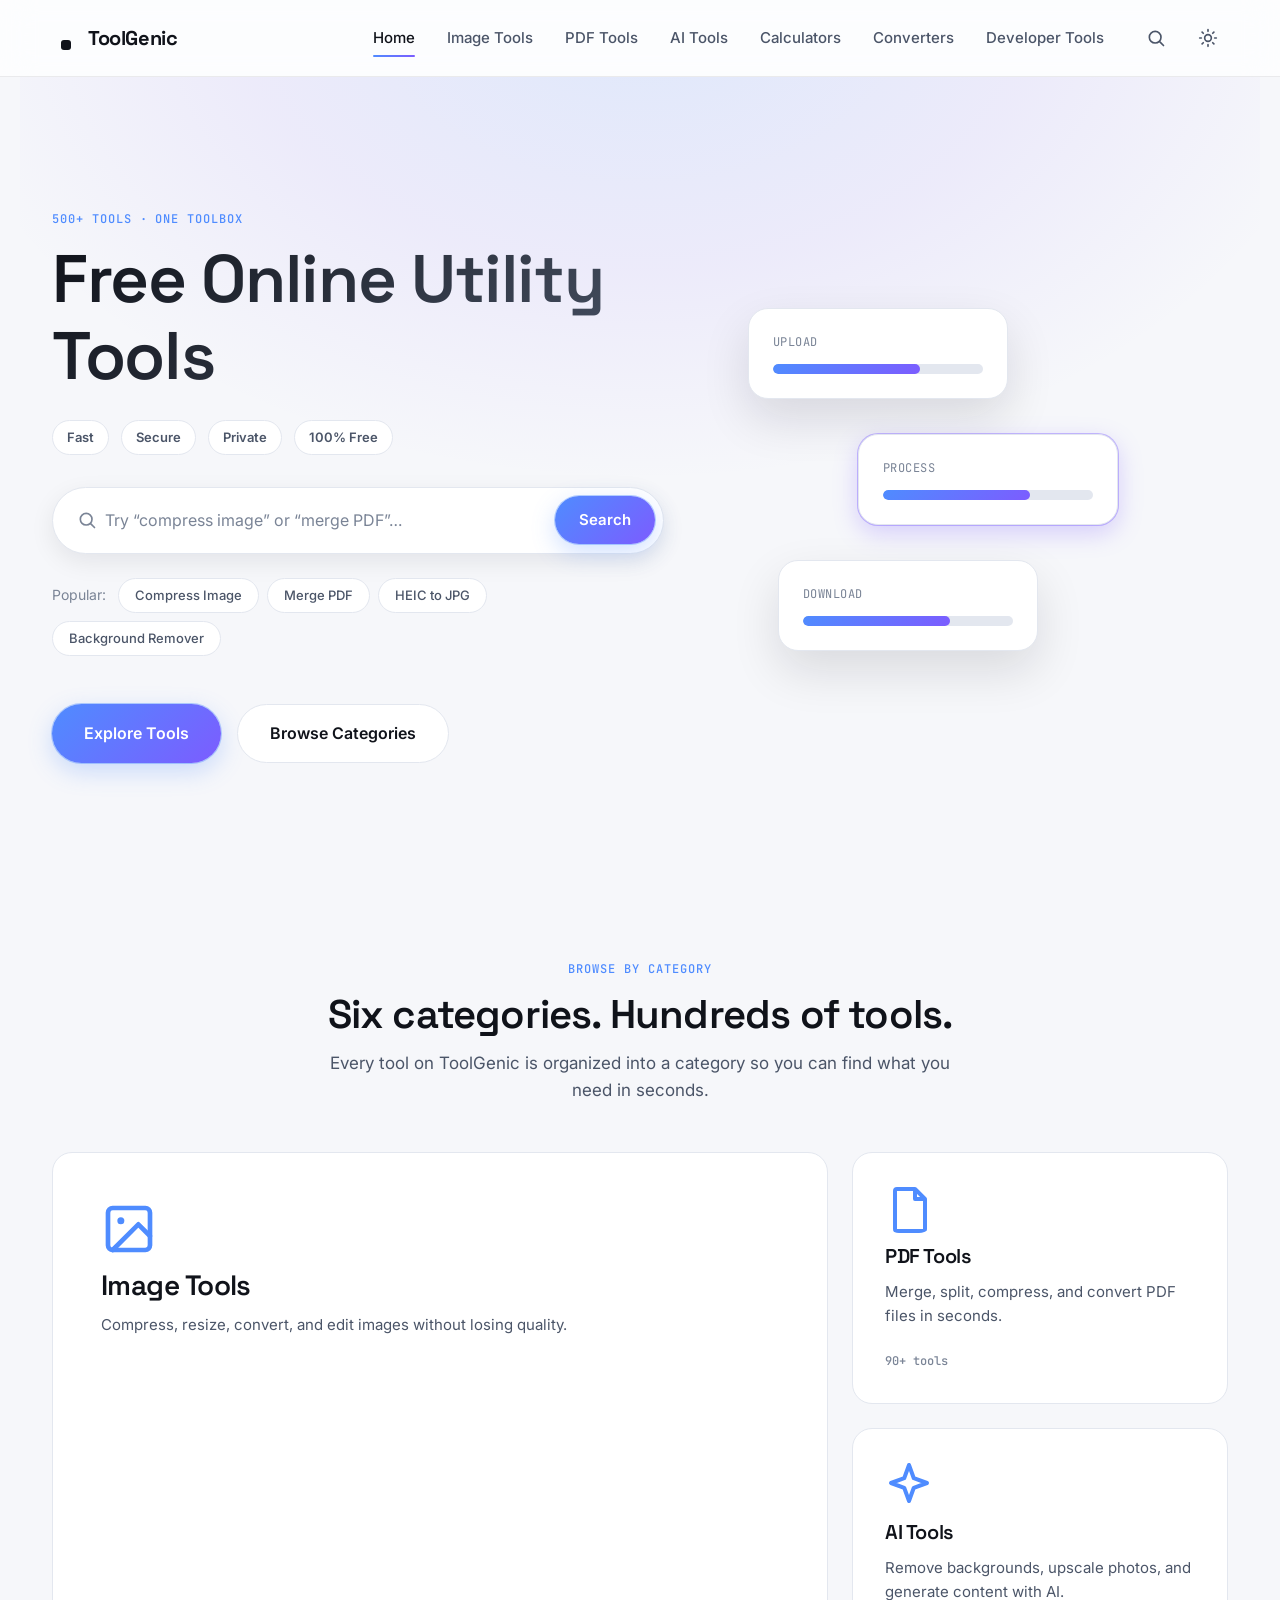
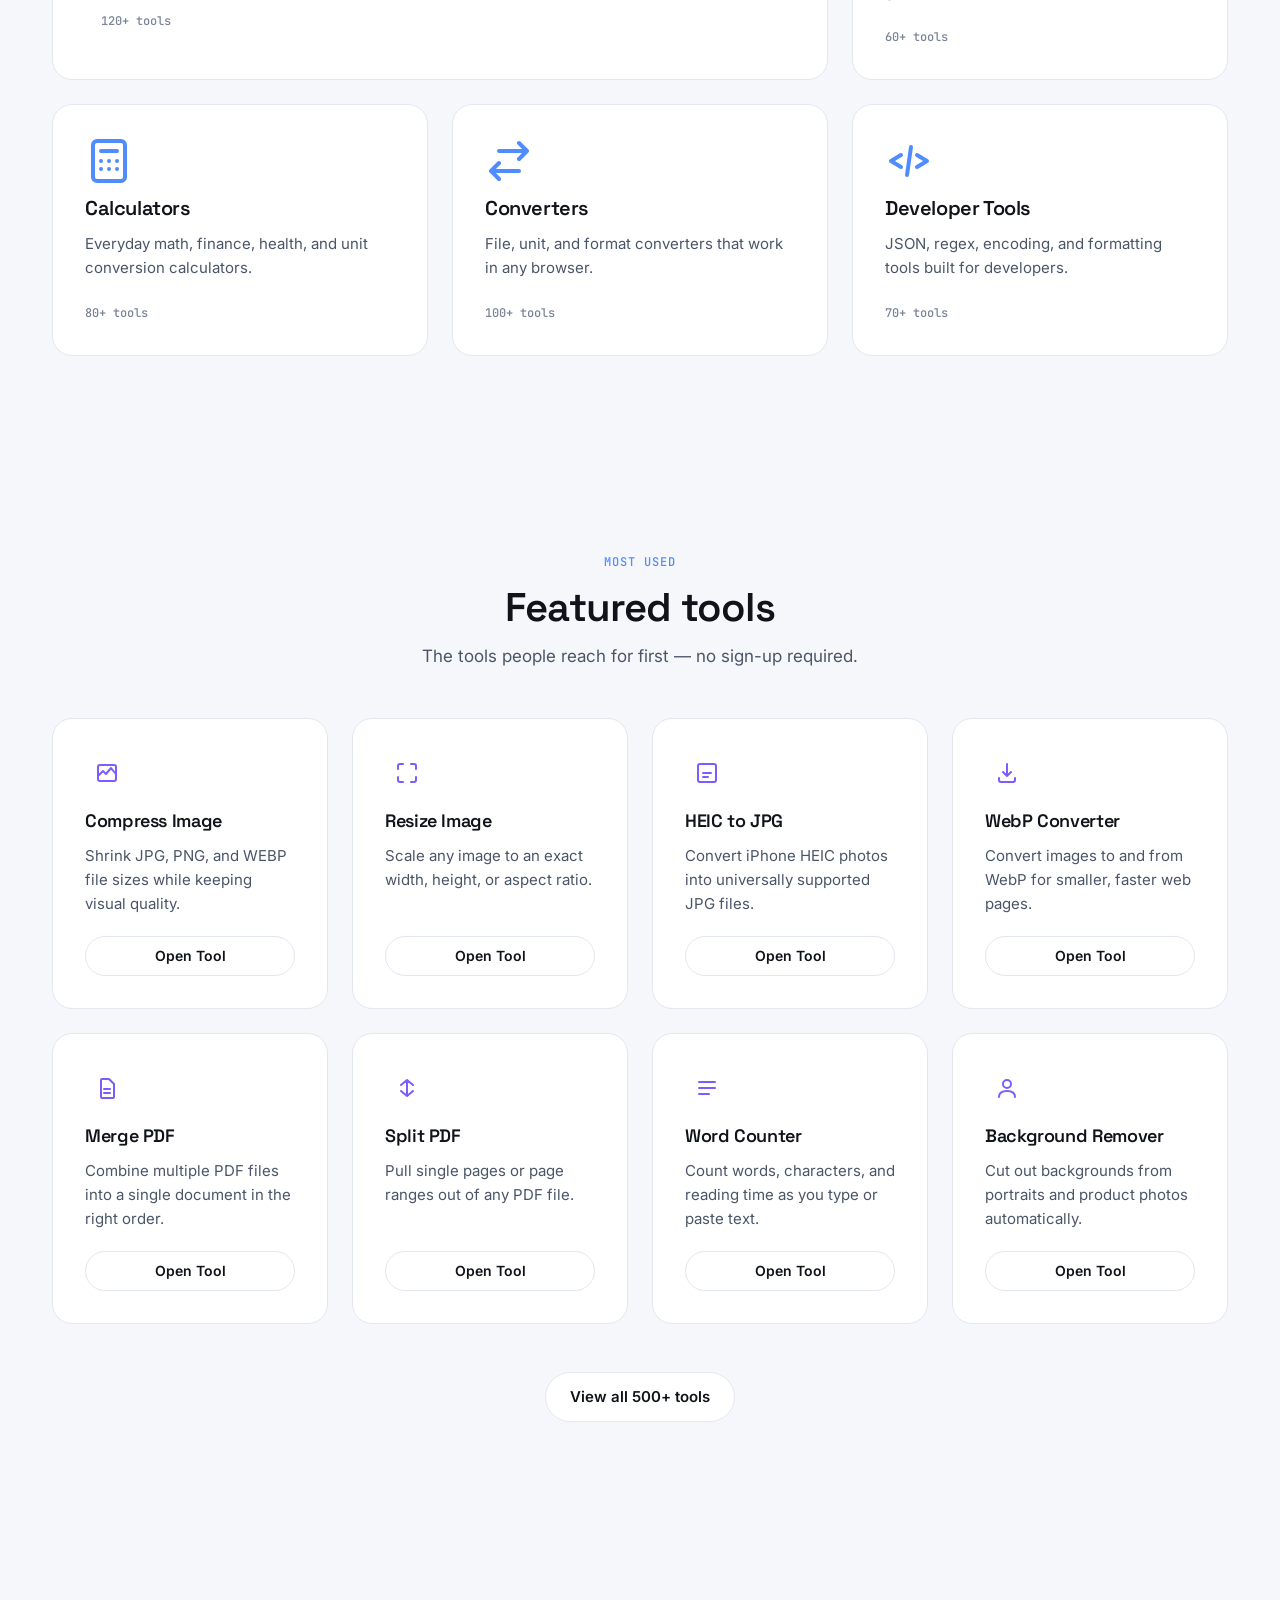
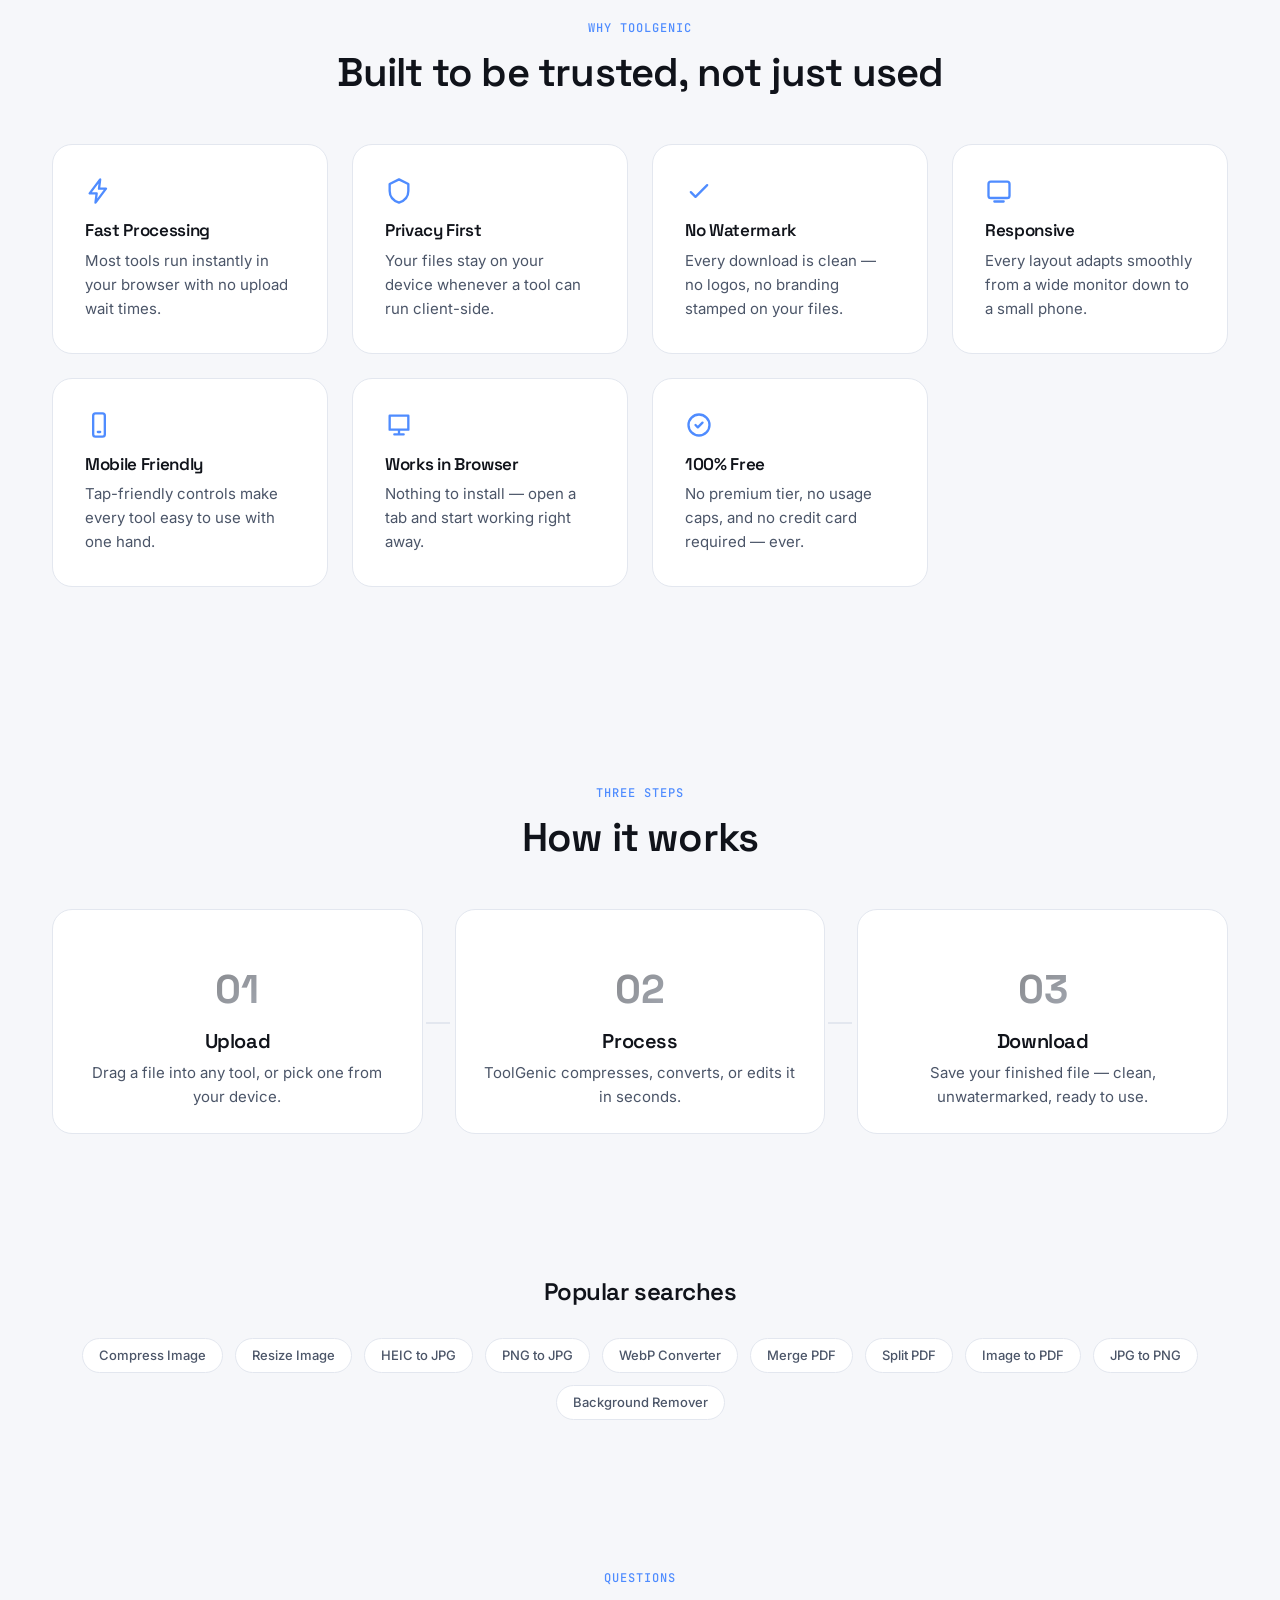
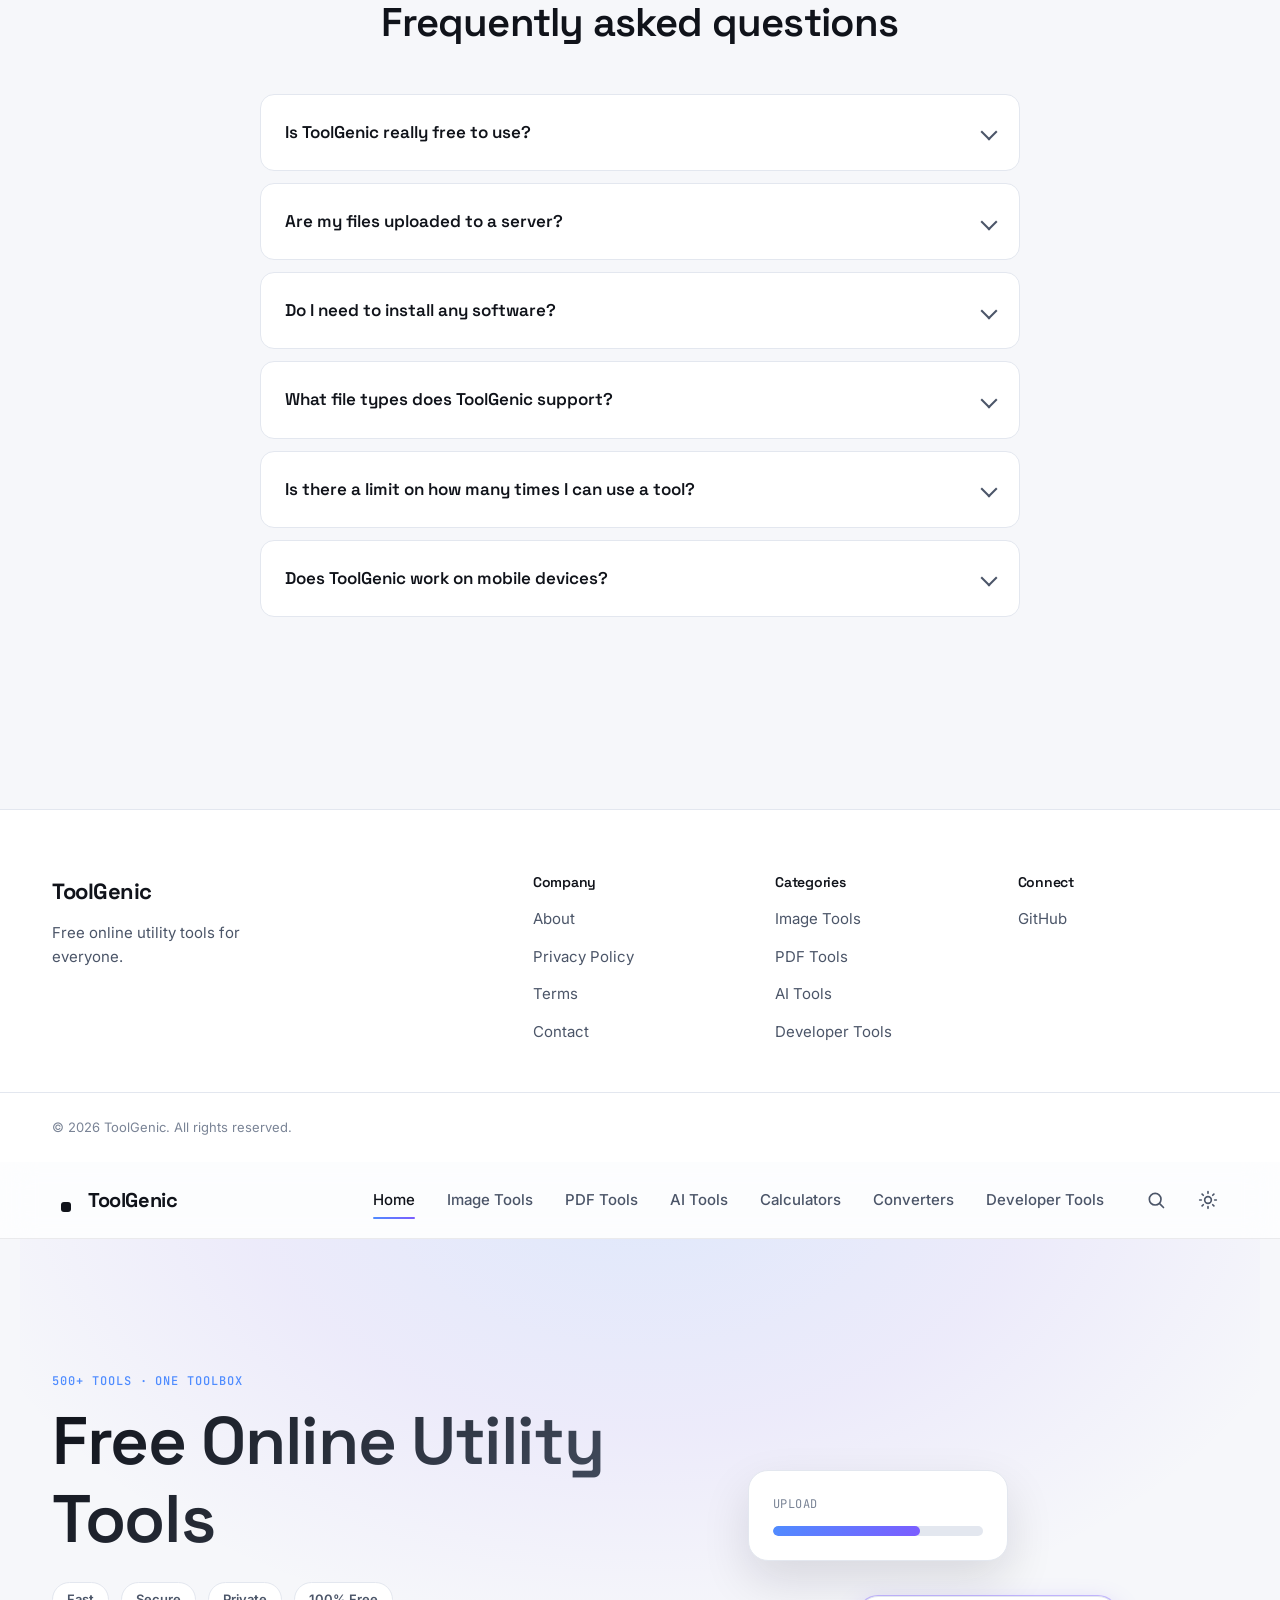
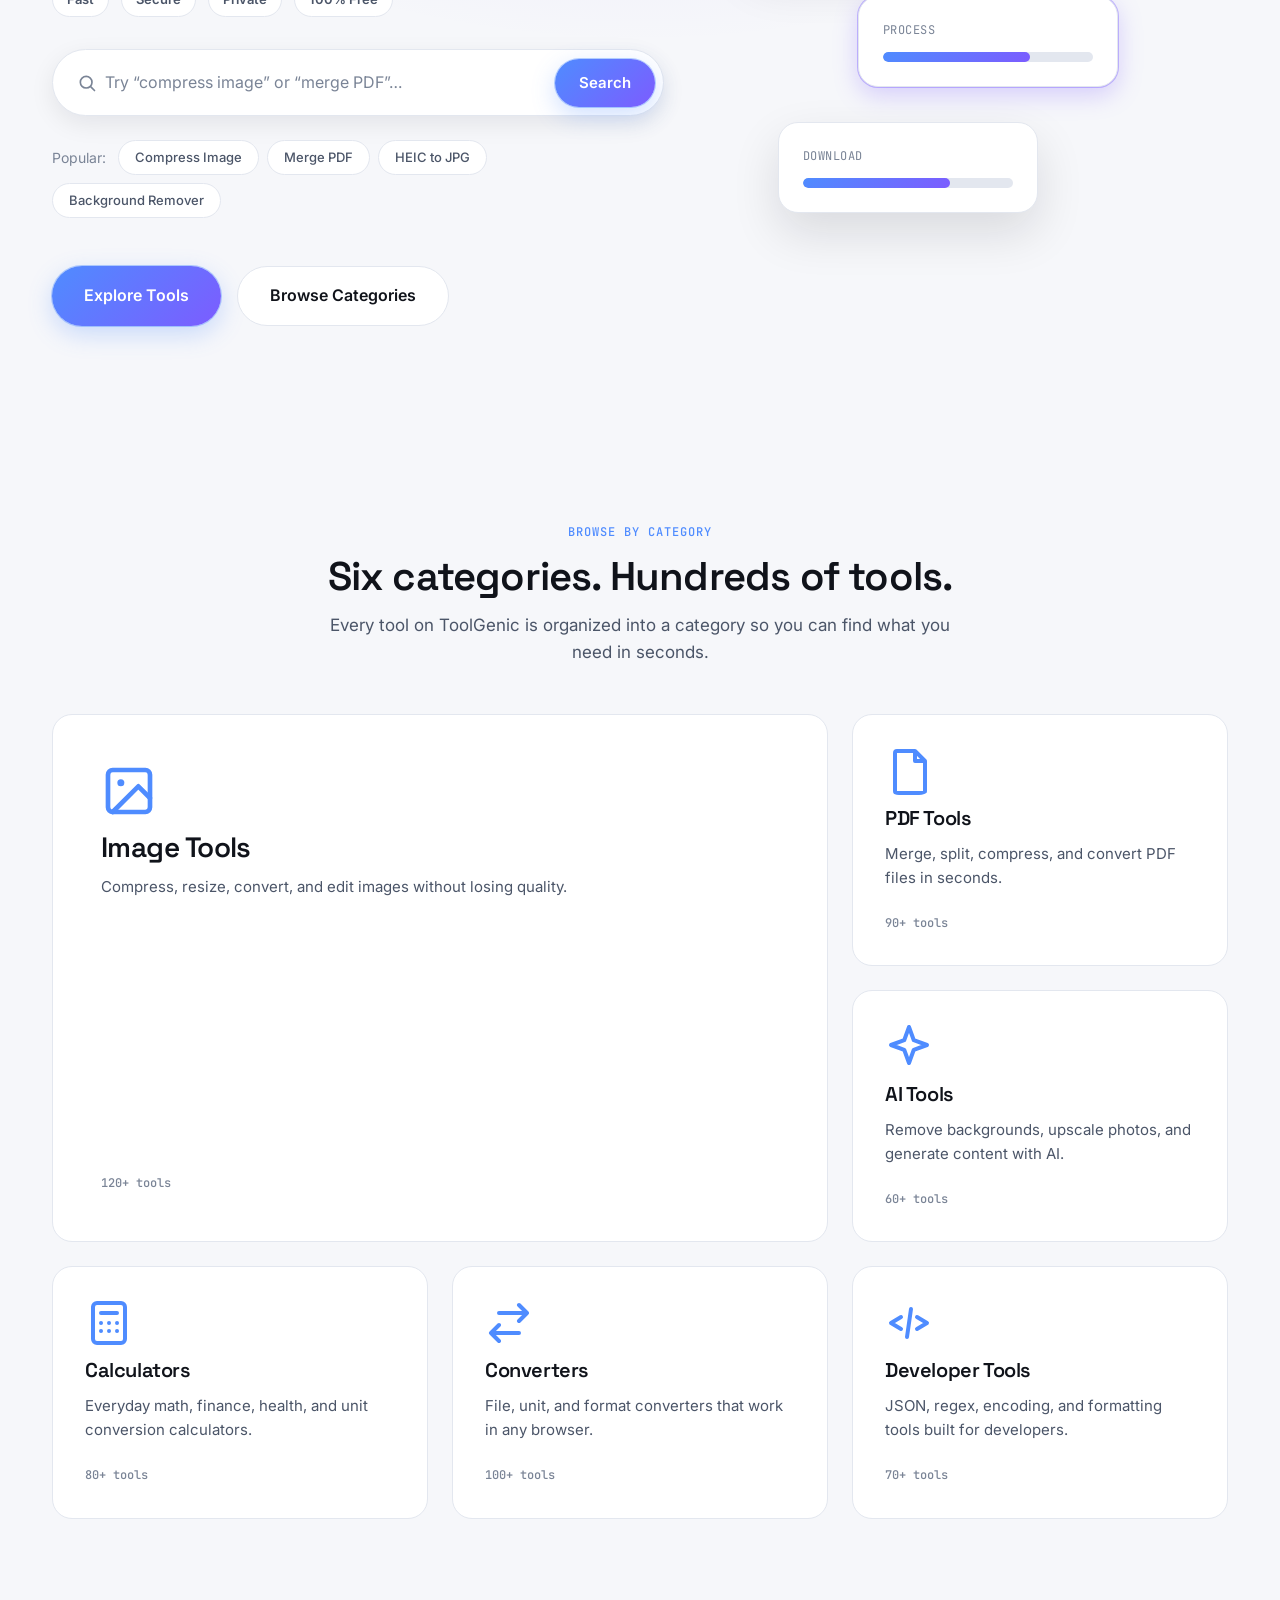
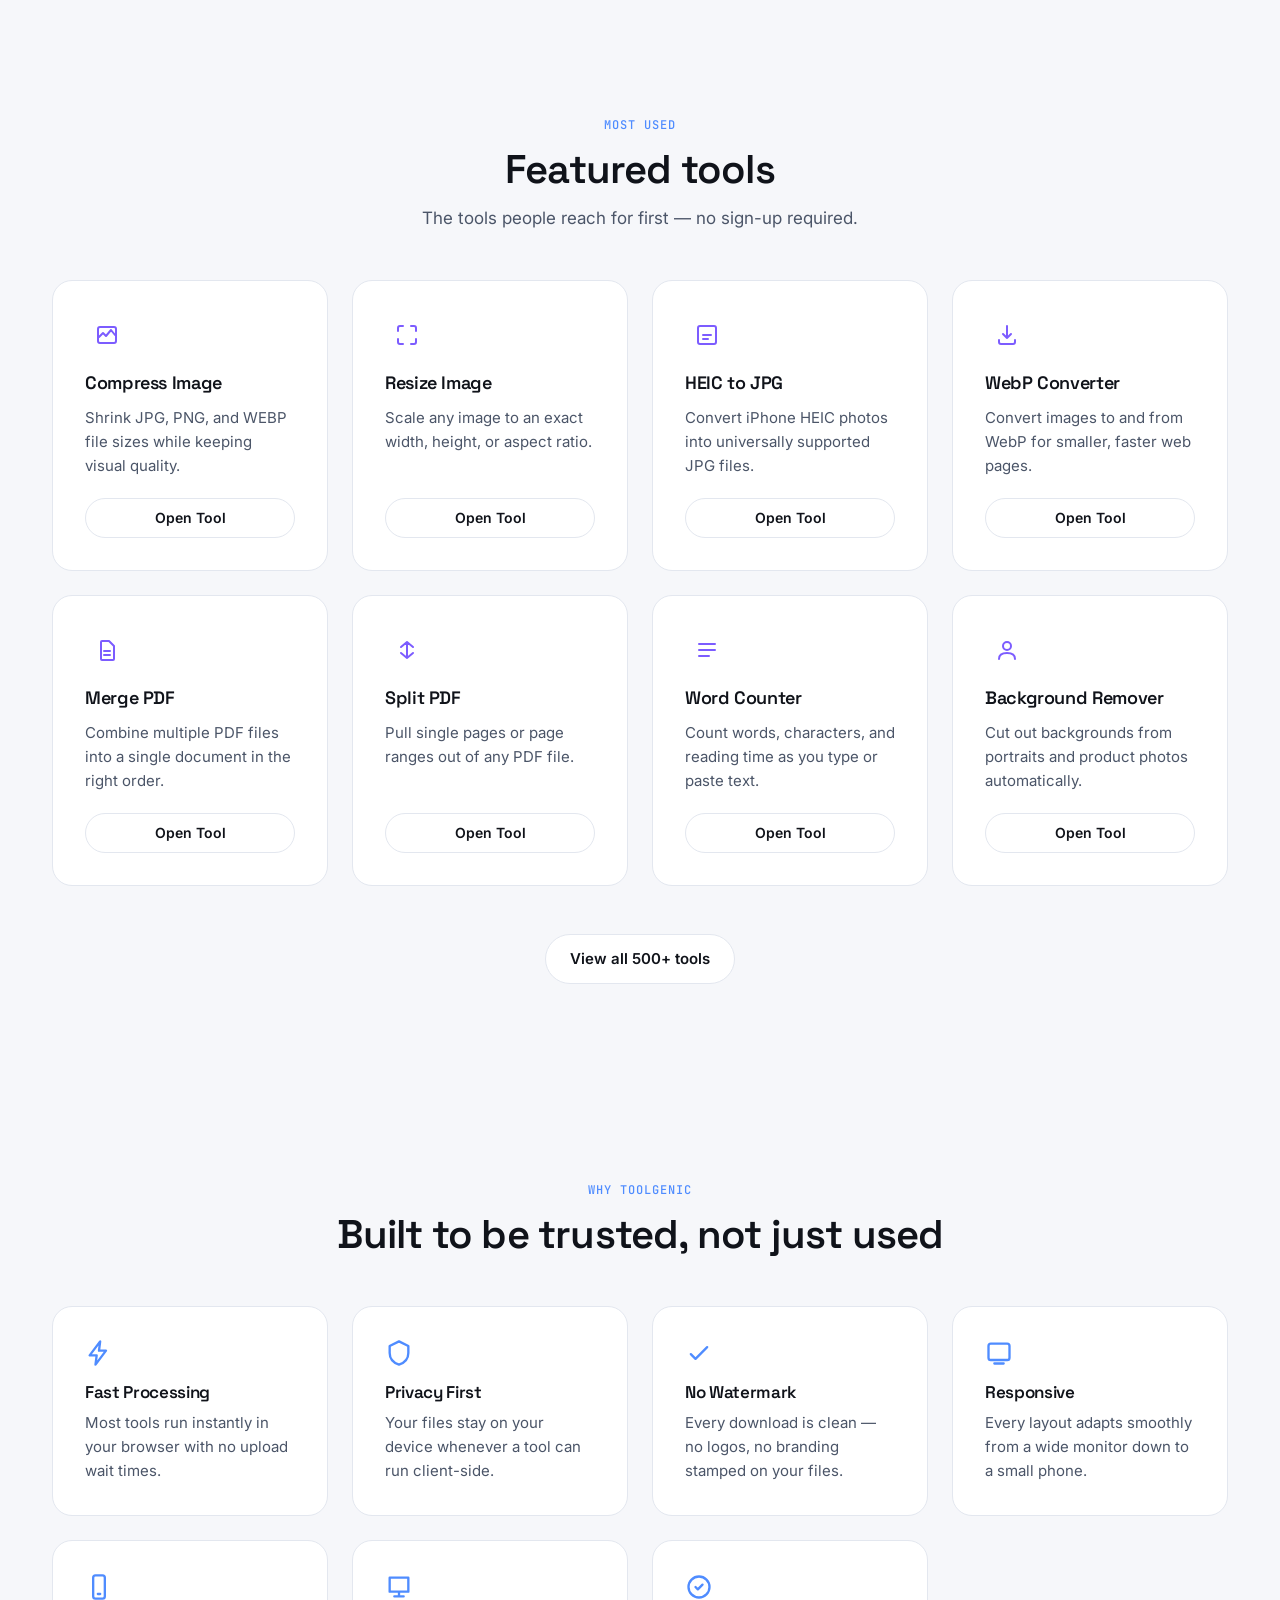
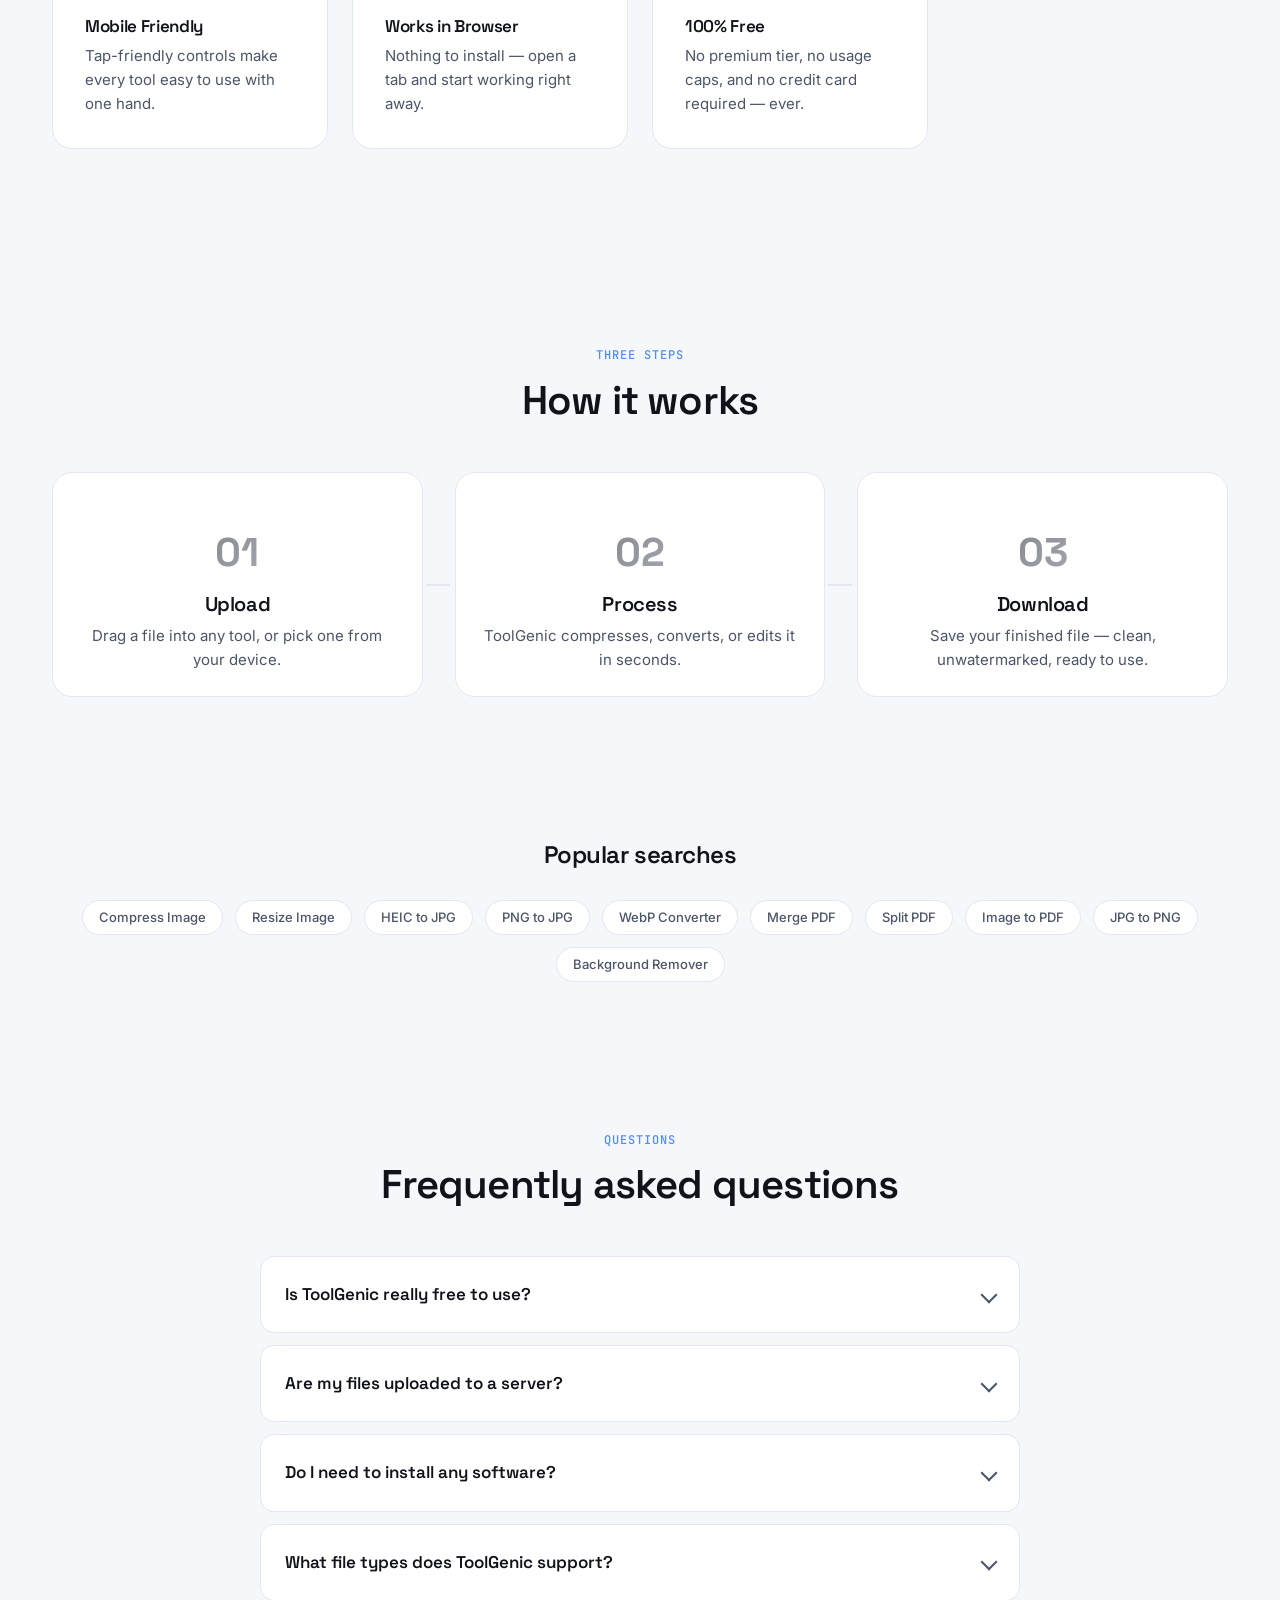
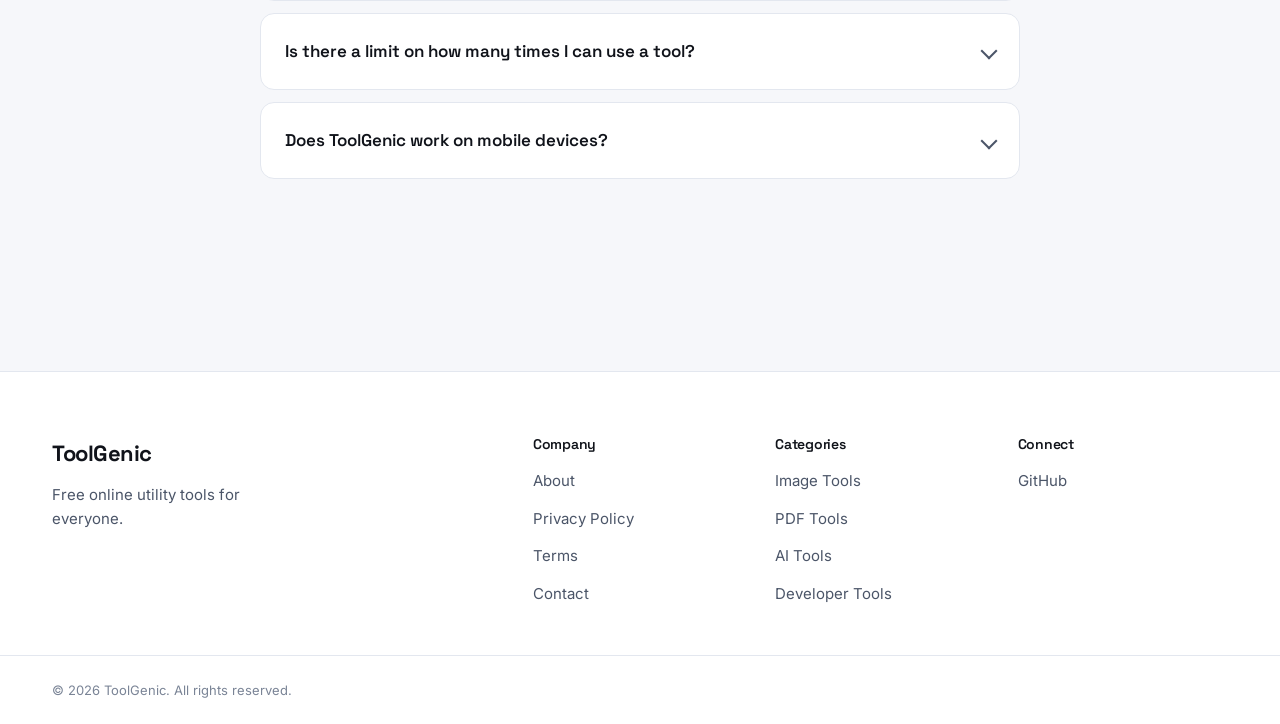
<file: index.html>
<!DOCTYPE html>
<html lang="en" data-theme="dark">
<head>
  <!-- ================= CHARSET & VIEWPORT ================= -->
  <meta charset="UTF-8">
  <meta name="viewport" content="width=device-width, initial-scale=1.0, viewport-fit=cover">

  <!-- ================= PRIMARY SEO ================= -->
  <title>ToolGenic — Free Online Utility Tools for Images, PDFs, AI & More</title>
  <meta name="description" content="ToolGenic is a free online toolbox with 500+ utilities for images, PDFs, AI, calculators, conversions and developers. No installs, no watermarks, 100% private processing in your browser.">
  <link rel="canonical" href="https://toolgenic.com/">
  <meta name="robots" content="index, follow, max-image-preview:large, max-snippet:-1, max-video-preview:-1">
  <meta name="author" content="ToolGenic">
  <meta name="language" content="English">
  <meta name="theme-color" content="#0B0D12" media="(prefers-color-scheme: dark)">
  <meta name="theme-color" content="#F7F7FA" media="(prefers-color-scheme: light)">
  <meta name="color-scheme" content="dark light">

  <!-- ================= OPEN GRAPH ================= -->
  <meta property="og:type" content="website">
  <meta property="og:site_name" content="ToolGenic">
  <meta property="og:title" content="ToolGenic — Free Online Utility Tools for Images, PDFs, AI & More">
  <meta property="og:description" content="500+ free online tools for images, PDFs, AI, calculators, conversions and developers. Fast, private, and works entirely in your browser.">
  <meta property="og:url" content="https://toolgenic.com/">
  <meta property="og:image" content="https://toolgenic.com/assets/og-image.png">
  <meta property="og:image:width" content="1200">
  <meta property="og:image:height" content="630">
  <meta property="og:locale" content="en_US">

  <!-- ================= TWITTER CARD ================= -->
  <meta name="twitter:card" content="summary_large_image">
  <meta name="twitter:title" content="ToolGenic — Free Online Utility Tools">
  <meta name="twitter:description" content="500+ free online tools for images, PDFs, AI, calculators, conversions and developers. Fast, private, no installs.">
  <meta name="twitter:image" content="https://toolgenic.com/assets/og-image.png">

  <!-- ================= APPLE / MOBILE WEB APP ================= -->
  <meta name="apple-mobile-web-app-capable" content="yes">
  <meta name="apple-mobile-web-app-status-bar-style" content="black-translucent">
  <meta name="apple-mobile-web-app-title" content="ToolGenic">
  <meta name="mobile-web-app-capable" content="yes">
  <link rel="apple-touch-icon" sizes="180x180" href="/assets/apple-touch-icon.png">

  <!-- ================= FAVICONS ================= -->
  <link rel="icon" type="image/x-icon" href="/favicon.ico">
  <link rel="icon" type="image/svg+xml" href="/favicon.svg">
  <link rel="icon" type="image/png" sizes="32x32" href="/assets/favicon-32x32.png">
  <link rel="icon" type="image/png" sizes="16x16" href="/assets/favicon-16x16.png">
  <link rel="manifest" href="/site.webmanifest">

  <!-- ================= FONTS ================= -->
  <link rel="preconnect" href="https://fonts.googleapis.com">
  <link rel="preconnect" href="https://fonts.gstatic.com" crossorigin>
  <link href="https://fonts.googleapis.com/css2?family=Space+Grotesk:wght@500;600;700&family=Inter:wght@400;500;600;700&family=JetBrains+Mono:wght@500&display=swap" rel="stylesheet">

  <!-- ================= STYLES ================= -->
  <link rel="stylesheet" href="style.css">

  <!-- ================= STRUCTURED DATA: ORGANIZATION ================= -->
  <script type="application/ld+json">
  {
    "@context": "https://schema.org",
    "@type": "Organization",
    "name": "ToolGenic",
    "url": "https://toolgenic.com/",
    "logo": "https://toolgenic.com/assets/logo.png",
    "sameAs": [
      "https://github.com/toolgenic"
    ]
  }
  </script>

  <!-- ================= STRUCTURED DATA: WEBSITE + SEARCH ================= -->
  <script type="application/ld+json">
  {
    "@context": "https://schema.org",
    "@type": "WebSite",
    "name": "ToolGenic",
    "url": "https://toolgenic.com/",
    "potentialAction": {
      "@type": "SearchAction",
      "target": "https://toolgenic.com/search?q={search_term_string}",
      "query-input": "required name=search_term_string"
    }
  }
  </script>

  <!-- ================= STRUCTURED DATA: WEBPAGE ================= -->
  <script type="application/ld+json">
  {
    "@context": "https://schema.org",
    "@type": "WebPage",
    "name": "ToolGenic — Free Online Utility Tools",
    "url": "https://toolgenic.com/",
    "description": "ToolGenic is a free online toolbox with 500+ utilities for images, PDFs, AI, calculators, conversions and developers.",
    "isPartOf": {
      "@type": "WebSite",
      "url": "https://toolgenic.com/"
    }
  }
  </script>

  <!-- ================= STRUCTURED DATA: FAQ ================= -->
  <script type="application/ld+json">
  {
    "@context": "https://schema.org",
    "@type": "FAQPage",
    "mainEntity": [
      {
        "@type": "Question",
        "name": "Is ToolGenic really free to use?",
        "acceptedAnswer": {
          "@type": "Answer",
          "text": "Yes. Every tool on ToolGenic is free, with no hidden tiers, no sign-up wall, and no watermark added to your files."
        }
      },
      {
        "@type": "Question",
        "name": "Are my files uploaded to a server?",
        "acceptedAnswer": {
          "@type": "Answer",
          "text": "Most tools process your files directly in your browser using client-side technology, so your files never leave your device. Where server processing is required, files are deleted automatically after conversion."
        }
      },
      {
        "@type": "Question",
        "name": "Do I need to install any software?",
        "acceptedAnswer": {
          "@type": "Answer",
          "text": "No installation is required. ToolGenic runs entirely in your web browser on desktop, tablet, and mobile devices."
        }
      },
      {
        "@type": "Question",
        "name": "What file types does ToolGenic support?",
        "acceptedAnswer": {
          "@type": "Answer",
          "text": "ToolGenic supports common image formats like JPG, PNG, WEBP, and HEIC, document formats like PDF and DOCX, and dozens of other formats across our conversion and developer tools."
        }
      },
      {
        "@type": "Question",
        "name": "Is there a limit on how many times I can use a tool?",
        "acceptedAnswer": {
          "@type": "Answer",
          "text": "No. You can use any tool on ToolGenic as many times as you need, without daily limits or paid upgrades."
        }
      },
      {
        "@type": "Question",
        "name": "Does ToolGenic work on mobile devices?",
        "acceptedAnswer": {
          "@type": "Answer",
          "text": "Yes. Every tool is built to be fully responsive, so you can compress images, edit PDFs, and run conversions from your phone or tablet just as easily as from a desktop."
        }
      }
    ]
  }
  </script>
</head>
<body class="tg-body">

  <!-- Skip link for keyboard/screen-reader users -->
  <a class="skip-link" href="#main-content">Skip to main content</a>

  <!-- ================================================================
       HEADER / NAVBAR
  ================================================================= -->
  <header id="site-header" class="tg-header" role="banner">
    <nav class="tg-nav" aria-label="Primary navigation">

      <a href="/" id="logo-link" class="tg-logo" aria-label="ToolGenic home">
        <svg class="tg-logo-mark" width="28" height="28" viewBox="0 0 28 28" fill="none" aria-hidden="true">
          <rect x="2" y="2" width="10" height="10" rx="3" fill="var(--accent-primary)"/>
          <rect x="16" y="2" width="10" height="10" rx="3" fill="var(--accent-secondary)"/>
          <rect x="9" y="16" width="10" height="10" rx="3" fill="var(--text-primary)"/>
        </svg>
        <span class="tg-logo-text">ToolGenic</span>
      </a>

      <button id="mobile-menu-toggle" class="tg-mobile-toggle" type="button" aria-expanded="false" aria-controls="primary-menu" aria-label="Open navigation menu">
        <span class="tg-hamburger" aria-hidden="true"></span>
      </button>

      <ul id="primary-menu" class="tg-menu">
        <li><a href="/" class="tg-menu-link tg-menu-link--active">Home</a></li>
        <li><a href="/image-tools/" class="tg-menu-link">Image Tools</a></li>
        <li><a href="/pdf-tools/" class="tg-menu-link">PDF Tools</a></li>
        <li><a href="/ai-tools/" class="tg-menu-link">AI Tools</a></li>
        <li><a href="/calculator-tools/" class="tg-menu-link">Calculators</a></li>
        <li><a href="/converter-tools/" class="tg-menu-link">Converters</a></li>
        <li><a href="/developer-tools/" class="tg-menu-link">Developer Tools</a></li>
      </ul>

      <div class="tg-nav-actions">
        <button id="nav-search-btn" class="tg-icon-btn" type="button" aria-label="Search tools" aria-haspopup="true" aria-expanded="false" aria-controls="nav-search-panel">
          <svg width="20" height="20" viewBox="0 0 24 24" fill="none" aria-hidden="true">
            <circle cx="11" cy="11" r="7" stroke="currentColor" stroke-width="2"/>
            <line x1="21" y1="21" x2="16.65" y2="16.65" stroke="currentColor" stroke-width="2" stroke-linecap="round"/>
          </svg>
        </button>

        <div id="nav-search-panel" class="tg-search-panel" role="search" hidden>
          <label for="nav-search-input" class="sr-only">Search tools</label>
          <input type="search" id="nav-search-input" class="tg-search-input" placeholder="Search 500+ tools…" autocomplete="off">
        </div>

        <button id="theme-toggle" class="tg-icon-btn" type="button" aria-pressed="false" aria-label="Switch to light mode">
          <svg class="tg-icon-moon" width="20" height="20" viewBox="0 0 24 24" fill="none" aria-hidden="true">
            <path d="M21 12.79A9 9 0 1 1 11.21 3 7 7 0 0 0 21 12.79Z" stroke="currentColor" stroke-width="2" stroke-linejoin="round"/>
          </svg>
          <svg class="tg-icon-sun" width="20" height="20" viewBox="0 0 24 24" fill="none" aria-hidden="true">
            <circle cx="12" cy="12" r="4" stroke="currentColor" stroke-width="2"/>
            <path d="M12 2v2M12 20v2M4.93 4.93l1.41 1.41M17.66 17.66l1.41 1.41M2 12h2M20 12h2M4.93 19.07l1.41-1.41M17.66 6.34l1.41-1.41" stroke="currentColor" stroke-width="2" stroke-linecap="round"/>
          </svg>
        </button>

        <a href="/" id="explore-tools-btn" class="tg-btn tg-btn--primary tg-btn--nav">Explore Tools</a>
      </div>
    </nav>
  </header>

  <main id="main-content">

    <!-- ================================================================
         HERO
    ================================================================= -->
    <section id="hero" class="tg-hero" aria-labelledby="hero-heading">
      <div class="tg-hero-inner">
        <p class="tg-eyebrow">500+ tools · one toolbox</p>
        <h1 id="hero-heading" class="tg-hero-title">Free Online Utility Tools</h1>
        <p class="tg-hero-subtitle">
          <span class="tg-hero-tag">Fast</span>
          <span class="tg-hero-tag">Secure</span>
          <span class="tg-hero-tag">Private</span>
          <span class="tg-hero-tag">100% Free</span>
        </p>

        <form id="hero-search-form" class="tg-hero-search" role="search" action="/search" method="get">
          <label for="hero-search-input" class="sr-only">Search for a tool</label>
          <svg class="tg-hero-search-icon" width="20" height="20" viewBox="0 0 24 24" fill="none" aria-hidden="true">
            <circle cx="11" cy="11" r="7" stroke="currentColor" stroke-width="2"/>
            <line x1="21" y1="21" x2="16.65" y2="16.65" stroke="currentColor" stroke-width="2" stroke-linecap="round"/>
          </svg>
          <input type="search" id="hero-search-input" name="q" class="tg-hero-search-input" placeholder="Try “compress image” or “merge PDF”…" autocomplete="off">
          <button type="submit" id="hero-search-submit" class="tg-btn tg-btn--primary">Search</button>
        </form>

        <div class="tg-hero-popular" aria-label="Popular searches">
          <span class="tg-hero-popular-label">Popular:</span>
          <a href="/image-tools/compress-image/" class="tg-chip">Compress Image</a>
          <a href="/pdf-tools/merge-pdf/" class="tg-chip">Merge PDF</a>
          <a href="/image-tools/heic-to-jpg/" class="tg-chip">HEIC to JPG</a>
          <a href="/image-tools/background-remover/" class="tg-chip">Background Remover</a>
        </div>

        <div class="tg-hero-ctas">
          <a href="/" id="hero-explore-btn" class="tg-btn tg-btn--primary tg-btn--lg">Explore Tools</a>
          <a href="#categories" id="hero-browse-btn" class="tg-btn tg-btn--secondary tg-btn--lg">Browse Categories</a>
        </div>
      </div>

      <!-- Signature visual: layered "pipeline" cards representing Upload → Process → Download -->
      <div class="tg-hero-visual" aria-hidden="true">
        <div class="tg-pipeline-card tg-pipeline-card--1">
          <span class="tg-pipeline-label">Upload</span>
          <div class="tg-pipeline-bar"></div>
        </div>
        <div class="tg-pipeline-card tg-pipeline-card--2">
          <span class="tg-pipeline-label">Process</span>
          <div class="tg-pipeline-bar"></div>
        </div>
        <div class="tg-pipeline-card tg-pipeline-card--3">
          <span class="tg-pipeline-label">Download</span>
          <div class="tg-pipeline-bar"></div>
        </div>
      </div>
    </section>

    <!-- ================================================================
         CATEGORIES
    ================================================================= -->
    <section id="categories" class="tg-section tg-categories" aria-labelledby="categories-heading">
      <div class="tg-section-header">
        <p class="tg-eyebrow">Browse by category</p>
        <h2 id="categories-heading" class="tg-section-title">Six categories. Hundreds of tools.</h2>
        <p class="tg-section-subtitle">Every tool on ToolGenic is organized into a category so you can find what you need in seconds.</p>
      </div>

      <div class="tg-category-grid">
        <a href="/image-tools/" class="category-card category-card--large">
          <svg class="category-card-icon" width="32" height="32" viewBox="0 0 24 24" fill="none" aria-hidden="true">
            <rect x="3" y="3" width="18" height="18" rx="2" stroke="currentColor" stroke-width="2"/>
            <circle cx="8.5" cy="8.5" r="1.5" fill="currentColor"/>
            <path d="M21 15l-5-5L5 21" stroke="currentColor" stroke-width="2" stroke-linecap="round" stroke-linejoin="round"/>
          </svg>
          <h3 class="category-card-title">Image Tools</h3>
          <p class="category-card-desc">Compress, resize, convert, and edit images without losing quality.</p>
          <span class="category-card-count">120+ tools</span>
        </a>

        <a href="/pdf-tools/" class="category-card">
          <svg class="category-card-icon" width="32" height="32" viewBox="0 0 24 24" fill="none" aria-hidden="true">
            <path d="M6 2h9l5 5v15a1 1 0 0 1-1 1H6a1 1 0 0 1-1-1V3a1 1 0 0 1 1-1Z" stroke="currentColor" stroke-width="2" stroke-linejoin="round"/>
            <path d="M15 2v5h5" stroke="currentColor" stroke-width="2" stroke-linejoin="round"/>
          </svg>
          <h3 class="category-card-title">PDF Tools</h3>
          <p class="category-card-desc">Merge, split, compress, and convert PDF files in seconds.</p>
          <span class="category-card-count">90+ tools</span>
        </a>

        <a href="/ai-tools/" class="category-card">
          <svg class="category-card-icon" width="32" height="32" viewBox="0 0 24 24" fill="none" aria-hidden="true">
            <path d="M12 2l2.4 6.6L21 11l-6.6 2.4L12 20l-2.4-6.6L3 11l6.6-2.4L12 2Z" stroke="currentColor" stroke-width="2" stroke-linejoin="round"/>
          </svg>
          <h3 class="category-card-title">AI Tools</h3>
          <p class="category-card-desc">Remove backgrounds, upscale photos, and generate content with AI.</p>
          <span class="category-card-count">60+ tools</span>
        </a>

        <a href="/calculator-tools/" class="category-card">
          <svg class="category-card-icon" width="32" height="32" viewBox="0 0 24 24" fill="none" aria-hidden="true">
            <rect x="4" y="2" width="16" height="20" rx="2" stroke="currentColor" stroke-width="2"/>
            <path d="M8 7h8M8 12h.01M12 12h.01M16 12h.01M8 16h.01M12 16h.01M16 16h.01" stroke="currentColor" stroke-width="2" stroke-linecap="round"/>
          </svg>
          <h3 class="category-card-title">Calculators</h3>
          <p class="category-card-desc">Everyday math, finance, health, and unit conversion calculators.</p>
          <span class="category-card-count">80+ tools</span>
        </a>

        <a href="/converter-tools/" class="category-card">
          <svg class="category-card-icon" width="32" height="32" viewBox="0 0 24 24" fill="none" aria-hidden="true">
            <path d="M17 3l4 4-4 4M21 7H7M7 21l-4-4 4-4M3 17h14" stroke="currentColor" stroke-width="2" stroke-linecap="round" stroke-linejoin="round"/>
          </svg>
          <h3 class="category-card-title">Converters</h3>
          <p class="category-card-desc">File, unit, and format converters that work in any browser.</p>
          <span class="category-card-count">100+ tools</span>
        </a>

        <a href="/developer-tools/" class="category-card">
          <svg class="category-card-icon" width="32" height="32" viewBox="0 0 24 24" fill="none" aria-hidden="true">
            <path d="M8 9l-5 3 5 3M16 9l5 3-5 3M13 5l-2 14" stroke="currentColor" stroke-width="2" stroke-linecap="round" stroke-linejoin="round"/>
          </svg>
          <h3 class="category-card-title">Developer Tools</h3>
          <p class="category-card-desc">JSON, regex, encoding, and formatting tools built for developers.</p>
          <span class="category-card-count">70+ tools</span>
        </a>
      </div>
    </section>

    <!-- ================================================================
         FEATURED TOOLS
    ================================================================= -->
    <section id="featured-tools" class="tg-section tg-featured" aria-labelledby="featured-tools-heading">
      <div class="tg-section-header">
        <p class="tg-eyebrow">Most used</p>
        <h2 id="featured-tools-heading" class="tg-section-title">Featured tools</h2>
        <p class="tg-section-subtitle">The tools people reach for first — no sign-up required.</p>
      </div>

      <div class="tg-tool-grid">

        <article class="tool-card">
          <div class="tool-card-icon" aria-hidden="true">
            <svg width="24" height="24" viewBox="0 0 24 24" fill="none"><path d="M4 14l4-4 3 3 5-6 4 5" stroke="currentColor" stroke-width="2" stroke-linecap="round" stroke-linejoin="round"/><rect x="3" y="4" width="18" height="16" rx="2" stroke="currentColor" stroke-width="2"/></svg>
          </div>
          <h3 class="tool-card-title">Compress Image</h3>
          <p class="tool-card-desc">Shrink JPG, PNG, and WEBP file sizes while keeping visual quality.</p>
          <a href="/image-tools/compress-image/" id="open-tool-compress-image" class="tg-btn tg-btn--secondary tg-btn--sm">Open Tool</a>
        </article>

        <article class="tool-card">
          <div class="tool-card-icon" aria-hidden="true">
            <svg width="24" height="24" viewBox="0 0 24 24" fill="none"><path d="M8 3H5a2 2 0 0 0-2 2v3M16 3h3a2 2 0 0 1 2 2v3M8 21H5a2 2 0 0 1-2-2v-3M16 21h3a2 2 0 0 0 2-2v-3" stroke="currentColor" stroke-width="2" stroke-linecap="round"/></svg>
          </div>
          <h3 class="tool-card-title">Resize Image</h3>
          <p class="tool-card-desc">Scale any image to an exact width, height, or aspect ratio.</p>
          <a href="/image-tools/resize-image/" id="open-tool-resize-image" class="tg-btn tg-btn--secondary tg-btn--sm">Open Tool</a>
        </article>

        <article class="tool-card">
          <div class="tool-card-icon" aria-hidden="true">
            <svg width="24" height="24" viewBox="0 0 24 24" fill="none"><rect x="3" y="3" width="18" height="18" rx="2" stroke="currentColor" stroke-width="2"/><path d="M8 12h8M8 16h5" stroke="currentColor" stroke-width="2" stroke-linecap="round"/></svg>
          </div>
          <h3 class="tool-card-title">HEIC to JPG</h3>
          <p class="tool-card-desc">Convert iPhone HEIC photos into universally supported JPG files.</p>
          <a href="/image-tools/heic-to-jpg/" id="open-tool-heic-to-jpg" class="tg-btn tg-btn--secondary tg-btn--sm">Open Tool</a>
        </article>

        <article class="tool-card">
          <div class="tool-card-icon" aria-hidden="true">
            <svg width="24" height="24" viewBox="0 0 24 24" fill="none"><path d="M12 3v12m0 0l-4-4m4 4l4-4M4 17v2a2 2 0 0 0 2 2h12a2 2 0 0 0 2-2v-2" stroke="currentColor" stroke-width="2" stroke-linecap="round" stroke-linejoin="round"/></svg>
          </div>
          <h3 class="tool-card-title">WebP Converter</h3>
          <p class="tool-card-desc">Convert images to and from WebP for smaller, faster web pages.</p>
          <a href="/image-tools/webp-converter/" id="open-tool-webp-converter" class="tg-btn tg-btn--secondary tg-btn--sm">Open Tool</a>
        </article>

        <article class="tool-card">
          <div class="tool-card-icon" aria-hidden="true">
            <svg width="24" height="24" viewBox="0 0 24 24" fill="none"><path d="M7 3h7l5 5v13a1 1 0 0 1-1 1H7a1 1 0 0 1-1-1V4a1 1 0 0 1 1-1Z" stroke="currentColor" stroke-width="2" stroke-linejoin="round"/><path d="M9 13h6M9 17h6" stroke="currentColor" stroke-width="2" stroke-linecap="round"/></svg>
          </div>
          <h3 class="tool-card-title">Merge PDF</h3>
          <p class="tool-card-desc">Combine multiple PDF files into a single document in the right order.</p>
          <a href="/pdf-tools/merge-pdf/" id="open-tool-merge-pdf" class="tg-btn tg-btn--secondary tg-btn--sm">Open Tool</a>
        </article>

        <article class="tool-card">
          <div class="tool-card-icon" aria-hidden="true">
            <svg width="24" height="24" viewBox="0 0 24 24" fill="none"><path d="M12 4v16M6 9l6-5 6 5M6 15l6 5 6-5" stroke="currentColor" stroke-width="2" stroke-linecap="round" stroke-linejoin="round"/></svg>
          </div>
          <h3 class="tool-card-title">Split PDF</h3>
          <p class="tool-card-desc">Pull single pages or page ranges out of any PDF file.</p>
          <a href="/pdf-tools/split-pdf/" id="open-tool-split-pdf" class="tg-btn tg-btn--secondary tg-btn--sm">Open Tool</a>
        </article>

        <article class="tool-card">
          <div class="tool-card-icon" aria-hidden="true">
            <svg width="24" height="24" viewBox="0 0 24 24" fill="none"><path d="M4 6h16M4 12h16M4 18h10" stroke="currentColor" stroke-width="2" stroke-linecap="round"/></svg>
          </div>
          <h3 class="tool-card-title">Word Counter</h3>
          <p class="tool-card-desc">Count words, characters, and reading time as you type or paste text.</p>
          <a href="/text-tools/word-counter/" id="open-tool-word-counter" class="tg-btn tg-btn--secondary tg-btn--sm">Open Tool</a>
        </article>

        <article class="tool-card">
          <div class="tool-card-icon" aria-hidden="true">
            <svg width="24" height="24" viewBox="0 0 24 24" fill="none"><circle cx="12" cy="8" r="4" stroke="currentColor" stroke-width="2"/><path d="M4 21c0-4 3.5-6 8-6s8 2 8 6" stroke="currentColor" stroke-width="2" stroke-linecap="round"/></svg>
          </div>
          <h3 class="tool-card-title">Background Remover</h3>
          <p class="tool-card-desc">Cut out backgrounds from portraits and product photos automatically.</p>
          <a href="/image-tools/background-remover/" id="open-tool-background-remover" class="tg-btn tg-btn--secondary tg-btn--sm">Open Tool</a>
        </article>

      </div>

      <div class="tg-featured-footer">
        <a href="/" id="view-all-tools-btn" class="tg-btn tg-btn--secondary">View all 500+ tools</a>
      </div>
    </section>

    <!-- ================================================================
         WHY TOOLGENIC
    ================================================================= -->
    <section id="why-toolgenic" class="tg-section tg-why" aria-labelledby="why-toolgenic-heading">
      <div class="tg-section-header">
        <p class="tg-eyebrow">Why ToolGenic</p>
        <h2 id="why-toolgenic-heading" class="tg-section-title">Built to be trusted, not just used</h2>
      </div>

      <div class="tg-why-grid">
        <div class="why-card">
          <svg class="why-card-icon" width="28" height="28" viewBox="0 0 24 24" fill="none" aria-hidden="true"><path d="M13 2L4 14h6l-1 8 9-12h-6l1-8Z" stroke="currentColor" stroke-width="2" stroke-linejoin="round"/></svg>
          <h3 class="why-card-title">Fast Processing</h3>
          <p class="why-card-desc">Most tools run instantly in your browser with no upload wait times.</p>
        </div>
        <div class="why-card">
          <svg class="why-card-icon" width="28" height="28" viewBox="0 0 24 24" fill="none" aria-hidden="true"><path d="M12 2l8 4v6c0 5-3.5 8.5-8 10-4.5-1.5-8-5-8-10V6l8-4Z" stroke="currentColor" stroke-width="2" stroke-linejoin="round"/></svg>
          <h3 class="why-card-title">Privacy First</h3>
          <p class="why-card-desc">Your files stay on your device whenever a tool can run client-side.</p>
        </div>
        <div class="why-card">
          <svg class="why-card-icon" width="28" height="28" viewBox="0 0 24 24" fill="none" aria-hidden="true"><path d="M5 13l4 4L19 7" stroke="currentColor" stroke-width="2" stroke-linecap="round" stroke-linejoin="round"/></svg>
          <h3 class="why-card-title">No Watermark</h3>
          <p class="why-card-desc">Every download is clean — no logos, no branding stamped on your files.</p>
        </div>
        <div class="why-card">
          <svg class="why-card-icon" width="28" height="28" viewBox="0 0 24 24" fill="none" aria-hidden="true"><rect x="3" y="4" width="18" height="14" rx="2" stroke="currentColor" stroke-width="2"/><path d="M8 21h8" stroke="currentColor" stroke-width="2" stroke-linecap="round"/></svg>
          <h3 class="why-card-title">Responsive</h3>
          <p class="why-card-desc">Every layout adapts smoothly from a wide monitor down to a small phone.</p>
        </div>
        <div class="why-card">
          <svg class="why-card-icon" width="28" height="28" viewBox="0 0 24 24" fill="none" aria-hidden="true"><rect x="7" y="2" width="10" height="20" rx="2" stroke="currentColor" stroke-width="2"/><path d="M11 18h2" stroke="currentColor" stroke-width="2" stroke-linecap="round"/></svg>
          <h3 class="why-card-title">Mobile Friendly</h3>
          <p class="why-card-desc">Tap-friendly controls make every tool easy to use with one hand.</p>
        </div>
        <div class="why-card">
          <svg class="why-card-icon" width="28" height="28" viewBox="0 0 24 24" fill="none" aria-hidden="true"><path d="M4 4h16v12H4zM8 20h8M12 16v4" stroke="currentColor" stroke-width="2" stroke-linecap="round" stroke-linejoin="round"/></svg>
          <h3 class="why-card-title">Works in Browser</h3>
          <p class="why-card-desc">Nothing to install — open a tab and start working right away.</p>
        </div>
        <div class="why-card">
          <svg class="why-card-icon" width="28" height="28" viewBox="0 0 24 24" fill="none" aria-hidden="true"><circle cx="12" cy="12" r="9" stroke="currentColor" stroke-width="2"/><path d="M9 12l2 2 4-4" stroke="currentColor" stroke-width="2" stroke-linecap="round" stroke-linejoin="round"/></svg>
          <h3 class="why-card-title">100% Free</h3>
          <p class="why-card-desc">No premium tier, no usage caps, and no credit card required — ever.</p>
        </div>
      </div>
    </section>

    <!-- ================================================================
         HOW IT WORKS
    ================================================================= -->
    <section id="how-it-works" class="tg-section tg-how" aria-labelledby="how-it-works-heading">
      <div class="tg-section-header">
        <p class="tg-eyebrow">Three steps</p>
        <h2 id="how-it-works-heading" class="tg-section-title">How it works</h2>
      </div>

      <ol class="tg-steps">
        <li class="tg-step">
          <span class="tg-step-number" aria-hidden="true">01</span>
          <h3 class="tg-step-title">Upload</h3>
          <p class="tg-step-desc">Drag a file into any tool, or pick one from your device.</p>
        </li>
        <li class="tg-step">
          <span class="tg-step-number" aria-hidden="true">02</span>
          <h3 class="tg-step-title">Process</h3>
          <p class="tg-step-desc">ToolGenic compresses, converts, or edits it in seconds.</p>
        </li>
        <li class="tg-step">
          <span class="tg-step-number" aria-hidden="true">03</span>
          <h3 class="tg-step-title">Download</h3>
          <p class="tg-step-desc">Save your finished file — clean, unwatermarked, ready to use.</p>
        </li>
      </ol>
    </section>

    <!-- ================================================================
         POPULAR SEARCHES
    ================================================================= -->
    <section id="popular-searches" class="tg-section tg-popular-searches" aria-labelledby="popular-searches-heading">
      <h2 id="popular-searches-heading" class="tg-section-title tg-section-title--sm">Popular searches</h2>
      <div class="tg-chip-cloud">
        <a href="/image-tools/compress-image/" class="tg-chip">Compress Image</a>
        <a href="/image-tools/resize-image/" class="tg-chip">Resize Image</a>
        <a href="/image-tools/heic-to-jpg/" class="tg-chip">HEIC to JPG</a>
        <a href="/image-tools/png-to-jpg/" class="tg-chip">PNG to JPG</a>
        <a href="/image-tools/webp-converter/" class="tg-chip">WebP Converter</a>
        <a href="/pdf-tools/merge-pdf/" class="tg-chip">Merge PDF</a>
        <a href="/pdf-tools/split-pdf/" class="tg-chip">Split PDF</a>
        <a href="/pdf-tools/image-to-pdf/" class="tg-chip">Image to PDF</a>
        <a href="/image-tools/jpg-to-png/" class="tg-chip">JPG to PNG</a>
        <a href="/image-tools/background-remover/" class="tg-chip">Background Remover</a>
      </div>
    </section>

    <!-- ================================================================
         FAQ
    ================================================================= -->
    <section id="faq" class="tg-section tg-faq" aria-labelledby="faq-heading">
      <div class="tg-section-header">
        <p class="tg-eyebrow">Questions</p>
        <h2 id="faq-heading" class="tg-section-title">Frequently asked questions</h2>
      </div>

      <div class="tg-faq-list">
        <details class="tg-faq-item">
          <summary class="tg-faq-question">Is ToolGenic really free to use?</summary>
          <p class="tg-faq-answer">Yes. Every tool on ToolGenic is free, with no hidden tiers, no sign-up wall, and no watermark added to your files.</p>
        </details>
        <details class="tg-faq-item">
          <summary class="tg-faq-question">Are my files uploaded to a server?</summary>
          <p class="tg-faq-answer">Most tools process your files directly in your browser using client-side technology, so your files never leave your device. Where server processing is required, files are deleted automatically after conversion.</p>
        </details>
        <details class="tg-faq-item">
          <summary class="tg-faq-question">Do I need to install any software?</summary>
          <p class="tg-faq-answer">No installation is required. ToolGenic runs entirely in your web browser on desktop, tablet, and mobile devices.</p>
        </details>
        <details class="tg-faq-item">
          <summary class="tg-faq-question">What file types does ToolGenic support?</summary>
          <p class="tg-faq-answer">ToolGenic supports common image formats like JPG, PNG, WEBP, and HEIC, document formats like PDF and DOCX, and dozens of other formats across our conversion and developer tools.</p>
        </details>
        <details class="tg-faq-item">
          <summary class="tg-faq-question">Is there a limit on how many times I can use a tool?</summary>
          <p class="tg-faq-answer">No. You can use any tool on ToolGenic as many times as you need, without daily limits or paid upgrades.</p>
        </details>
        <details class="tg-faq-item">
          <summary class="tg-faq-question">Does ToolGenic work on mobile devices?</summary>
          <p class="tg-faq-answer">Yes. Every tool is built to be fully responsive, so you can compress images, edit PDFs, and run conversions from your phone or tablet just as easily as from a desktop.</p>
        </details>
      </div>
    </section>

  </main>

  <!-- ================================================================
       FOOTER
  ================================================================= -->
  <footer id="site-footer" class="tg-footer" role="contentinfo">
    <div class="tg-footer-top">
      <div class="tg-footer-brand">
        <span class="tg-logo-text">ToolGenic</span>
        <p class="tg-footer-tagline">Free online utility tools for everyone.</p>
      </div>

      <nav class="tg-footer-nav" aria-label="Footer navigation">
        <div class="tg-footer-col">
          <h3 class="tg-footer-heading">Company</h3>
          <ul class="tg-footer-links">
            <li><a href="/about.html">About</a></li>
            <li><a href="/privacy-policy.html">Privacy Policy</a></li>
            <li><a href="/terms.html">Terms</a></li>
            <li><a href="/contact.html">Contact</a></li>
          </ul>
        </div>
        <div class="tg-footer-col">
          <h3 class="tg-footer-heading">Categories</h3>
          <ul class="tg-footer-links">
            <li><a href="/image-tools/">Image Tools</a></li>
            <li><a href="/pdf-tools/">PDF Tools</a></li>
            <li><a href="/ai-tools/">AI Tools</a></li>
            <li><a href="/developer-tools/">Developer Tools</a></li>
          </ul>
        </div>
        <div class="tg-footer-col">
          <h3 class="tg-footer-heading">Connect</h3>
          <ul class="tg-footer-links">
            <li><a href="https://github.com/toolgenic" target="_blank" rel="noopener noreferrer">GitHub</a></li>
          </ul>
        </div>
      </nav>
    </div>

    <div class="tg-footer-bottom">
      <p class="tg-footer-copyright">&copy; <span id="current-year">2026</span> ToolGenic. All rights reserved.</p>
    </div>
  </footer>

  <!-- ================= SCRIPTS ================= -->
  <script src="script.js"></script>
</body>
</html>  <meta name="apple-mobile-web-app-capable" content="yes">
  <meta name="apple-mobile-web-app-status-bar-style" content="black-translucent">
  <meta name="apple-mobile-web-app-title" content="ToolGenic">
  <meta name="mobile-web-app-capable" content="yes">
  <link rel="apple-touch-icon" sizes="180x180" href="/assets/apple-touch-icon.png">

  <!-- ================= FAVICONS ================= -->
  <link rel="icon" type="image/x-icon" href="/favicon.ico">
  <link rel="icon" type="image/svg+xml" href="/favicon.svg">
  <link rel="icon" type="image/png" sizes="32x32" href="/assets/favicon-32x32.png">
  <link rel="icon" type="image/png" sizes="16x16" href="/assets/favicon-16x16.png">
  <link rel="manifest" href="/site.webmanifest">

  <!-- ================= FONTS ================= -->
  <link rel="preconnect" href="https://fonts.googleapis.com">
  <link rel="preconnect" href="https://fonts.gstatic.com" crossorigin>
  <link href="https://fonts.googleapis.com/css2?family=Space+Grotesk:wght@500;600;700&family=Inter:wght@400;500;600;700&family=JetBrains+Mono:wght@500&display=swap" rel="stylesheet">

  <!-- ================= STYLES ================= -->
  <link rel="stylesheet" href="style.css">

  <!-- ================= STRUCTURED DATA: ORGANIZATION ================= -->
  <script type="application/ld+json">
  {
    "@context": "https://schema.org",
    "@type": "Organization",
    "name": "ToolGenic",
    "url": "https://toolgenic.com/",
    "logo": "https://toolgenic.com/assets/logo.png",
    "sameAs": [
      "https://github.com/toolgenic"
    ]
  }
  </script>

  <!-- ================= STRUCTURED DATA: WEBSITE + SEARCH ================= -->
  <script type="application/ld+json">
  {
    "@context": "https://schema.org",
    "@type": "WebSite",
    "name": "ToolGenic",
    "url": "https://toolgenic.com/",
    "potentialAction": {
      "@type": "SearchAction",
      "target": "https://toolgenic.com/search?q={search_term_string}",
      "query-input": "required name=search_term_string"
    }
  }
  </script>

  <!-- ================= STRUCTURED DATA: WEBPAGE ================= -->
  <script type="application/ld+json">
  {
    "@context": "https://schema.org",
    "@type": "WebPage",
    "name": "ToolGenic — Free Online Utility Tools",
    "url": "https://toolgenic.com/",
    "description": "ToolGenic is a free online toolbox with 500+ utilities for images, PDFs, AI, calculators, conversions and developers.",
    "isPartOf": {
      "@type": "WebSite",
      "url": "https://toolgenic.com/"
    }
  }
  </script>

  <!-- ================= STRUCTURED DATA: FAQ ================= -->
  <script type="application/ld+json">
  {
    "@context": "https://schema.org",
    "@type": "FAQPage",
    "mainEntity": [
      {
        "@type": "Question",
        "name": "Is ToolGenic really free to use?",
        "acceptedAnswer": {
          "@type": "Answer",
          "text": "Yes. Every tool on ToolGenic is free, with no hidden tiers, no sign-up wall, and no watermark added to your files."
        }
      },
      {
        "@type": "Question",
        "name": "Are my files uploaded to a server?",
        "acceptedAnswer": {
          "@type": "Answer",
          "text": "Most tools process your files directly in your browser using client-side technology, so your files never leave your device. Where server processing is required, files are deleted automatically after conversion."
        }
      },
      {
        "@type": "Question",
        "name": "Do I need to install any software?",
        "acceptedAnswer": {
          "@type": "Answer",
          "text": "No installation is required. ToolGenic runs entirely in your web browser on desktop, tablet, and mobile devices."
        }
      },
      {
        "@type": "Question",
        "name": "What file types does ToolGenic support?",
        "acceptedAnswer": {
          "@type": "Answer",
          "text": "ToolGenic supports common image formats like JPG, PNG, WEBP, and HEIC, document formats like PDF and DOCX, and dozens of other formats across our conversion and developer tools."
        }
      },
      {
        "@type": "Question",
        "name": "Is there a limit on how many times I can use a tool?",
        "acceptedAnswer": {
          "@type": "Answer",
          "text": "No. You can use any tool on ToolGenic as many times as you need, without daily limits or paid upgrades."
        }
      },
      {
        "@type": "Question",
        "name": "Does ToolGenic work on mobile devices?",
        "acceptedAnswer": {
          "@type": "Answer",
          "text": "Yes. Every tool is built to be fully responsive, so you can compress images, edit PDFs, and run conversions from your phone or tablet just as easily as from a desktop."
        }
      }
    ]
  }
  </script>
</head>
<body class="tg-body">

  <!-- Skip link for keyboard/screen-reader users -->
  <a class="skip-link" href="#main-content">Skip to main content</a>

  <!-- ================================================================
       HEADER / NAVBAR
  ================================================================= -->
  <header id="site-header" class="tg-header" role="banner">
    <nav class="tg-nav" aria-label="Primary navigation">

      <a href="/" id="logo-link" class="tg-logo" aria-label="ToolGenic home">
        <svg class="tg-logo-mark" width="28" height="28" viewBox="0 0 28 28" fill="none" aria-hidden="true">
          <rect x="2" y="2" width="10" height="10" rx="3" fill="var(--accent-primary)"/>
          <rect x="16" y="2" width="10" height="10" rx="3" fill="var(--accent-secondary)"/>
          <rect x="9" y="16" width="10" height="10" rx="3" fill="var(--text-primary)"/>
        </svg>
        <span class="tg-logo-text">ToolGenic</span>
      </a>

      <button id="mobile-menu-toggle" class="tg-mobile-toggle" type="button" aria-expanded="false" aria-controls="primary-menu" aria-label="Open navigation menu">
        <span class="tg-hamburger" aria-hidden="true"></span>
      </button>

      <ul id="primary-menu" class="tg-menu">
        <li><a href="/" class="tg-menu-link tg-menu-link--active">Home</a></li>
        <li><a href="/image-tools/" class="tg-menu-link">Image Tools</a></li>
        <li><a href="/categories/pdf-tools.html" class="tg-menu-link">PDF Tools</a></li>
        <li><a href="/categories/ai-tools.html" class="tg-menu-link">AI Tools</a></li>
        <li><a href="/categories/calculators.html" class="tg-menu-link">Calculators</a></li>
        <li><a href="/categories/converters.html" class="tg-menu-link">Converters</a></li>
        <li><a href="/categories/developer-tools.html" class="tg-menu-link">Developer Tools</a></li>
      </ul>

      <div class="tg-nav-actions">
        <button id="nav-search-btn" class="tg-icon-btn" type="button" aria-label="Search tools" aria-haspopup="true" aria-expanded="false" aria-controls="nav-search-panel">
          <svg width="20" height="20" viewBox="0 0 24 24" fill="none" aria-hidden="true">
            <circle cx="11" cy="11" r="7" stroke="currentColor" stroke-width="2"/>
            <line x1="21" y1="21" x2="16.65" y2="16.65" stroke="currentColor" stroke-width="2" stroke-linecap="round"/>
          </svg>
        </button>

        <div id="nav-search-panel" class="tg-search-panel" role="search" hidden>
          <label for="nav-search-input" class="sr-only">Search tools</label>
          <input type="search" id="nav-search-input" class="tg-search-input" placeholder="Search 500+ tools…" autocomplete="off">
        </div>

        <button id="theme-toggle" class="tg-icon-btn" type="button" aria-pressed="false" aria-label="Switch to light mode">
          <svg class="tg-icon-moon" width="20" height="20" viewBox="0 0 24 24" fill="none" aria-hidden="true">
            <path d="M21 12.79A9 9 0 1 1 11.21 3 7 7 0 0 0 21 12.79Z" stroke="currentColor" stroke-width="2" stroke-linejoin="round"/>
          </svg>
          <svg class="tg-icon-sun" width="20" height="20" viewBox="0 0 24 24" fill="none" aria-hidden="true">
            <circle cx="12" cy="12" r="4" stroke="currentColor" stroke-width="2"/>
            <path d="M12 2v2M12 20v2M4.93 4.93l1.41 1.41M17.66 17.66l1.41 1.41M2 12h2M20 12h2M4.93 19.07l1.41-1.41M17.66 6.34l1.41-1.41" stroke="currentColor" stroke-width="2" stroke-linecap="round"/>
          </svg>
        </button>

        <a href="/tools/index.html" id="explore-tools-btn" class="tg-btn tg-btn--primary tg-btn--nav">Explore Tools</a>
      </div>
    </nav>
  </header>

  <main id="main-content">

    <!-- ================================================================
         HERO
    ================================================================= -->
    <section id="hero" class="tg-hero" aria-labelledby="hero-heading">
      <div class="tg-hero-inner">
        <p class="tg-eyebrow">500+ tools · one toolbox</p>
        <h1 id="hero-heading" class="tg-hero-title">Free Online Utility Tools</h1>
        <p class="tg-hero-subtitle">
          <span class="tg-hero-tag">Fast</span>
          <span class="tg-hero-tag">Secure</span>
          <span class="tg-hero-tag">Private</span>
          <span class="tg-hero-tag">100% Free</span>
        </p>

        <form id="hero-search-form" class="tg-hero-search" role="search" action="/search" method="get">
          <label for="hero-search-input" class="sr-only">Search for a tool</label>
          <svg class="tg-hero-search-icon" width="20" height="20" viewBox="0 0 24 24" fill="none" aria-hidden="true">
            <circle cx="11" cy="11" r="7" stroke="currentColor" stroke-width="2"/>
            <line x1="21" y1="21" x2="16.65" y2="16.65" stroke="currentColor" stroke-width="2" stroke-linecap="round"/>
          </svg>
          <input type="search" id="hero-search-input" name="q" class="tg-hero-search-input" placeholder="Try “compress image” or “merge PDF”…" autocomplete="off">
          <button type="submit" id="hero-search-submit" class="tg-btn tg-btn--primary">Search</button>
        </form>

        <div class="tg-hero-popular" aria-label="Popular searches">
          <span class="tg-hero-popular-label">Popular:</span>
         <a href="/image-tools/compress-image/" class="tg-chip">Compress Image</a>
          <a href="/tools/merge-pdf.html" class="tg-chip">Merge PDF</a>
          <a href="/tools/heic-to-jpg.html" class="tg-chip">HEIC to JPG</a>
          <a href="/tools/background-remover.html" class="tg-chip">Background Remover</a>
        </div>

        <div class="tg-hero-ctas">
          <a href="/tools/index.html" id="hero-explore-btn" class="tg-btn tg-btn--primary tg-btn--lg">Explore Tools</a>
          <a href="#categories" id="hero-browse-btn" class="tg-btn tg-btn--secondary tg-btn--lg">Browse Categories</a>
        </div>
      </div>

      <!-- Signature visual: layered "pipeline" cards representing Upload → Process → Download -->
      <div class="tg-hero-visual" aria-hidden="true">
        <div class="tg-pipeline-card tg-pipeline-card--1">
          <span class="tg-pipeline-label">Upload</span>
          <div class="tg-pipeline-bar"></div>
        </div>
        <div class="tg-pipeline-card tg-pipeline-card--2">
          <span class="tg-pipeline-label">Process</span>
          <div class="tg-pipeline-bar"></div>
        </div>
        <div class="tg-pipeline-card tg-pipeline-card--3">
          <span class="tg-pipeline-label">Download</span>
          <div class="tg-pipeline-bar"></div>
        </div>
      </div>
    </section>

    <!-- ================================================================
         CATEGORIES
    ================================================================= -->
    <section id="categories" class="tg-section tg-categories" aria-labelledby="categories-heading">
      <div class="tg-section-header">
        <p class="tg-eyebrow">Browse by category</p>
        <h2 id="categories-heading" class="tg-section-title">Six categories. Hundreds of tools.</h2>
        <p class="tg-section-subtitle">Every tool on ToolGenic is organized into a category so you can find what you need in seconds.</p>
      </div>

      <div class="tg-category-grid">
        <a href="/categories/image-tools.html" class="category-card category-card--large">
          <svg class="category-card-icon" width="32" height="32" viewBox="0 0 24 24" fill="none" aria-hidden="true">
            <rect x="3" y="3" width="18" height="18" rx="2" stroke="currentColor" stroke-width="2"/>
            <circle cx="8.5" cy="8.5" r="1.5" fill="currentColor"/>
            <path d="M21 15l-5-5L5 21" stroke="currentColor" stroke-width="2" stroke-linecap="round" stroke-linejoin="round"/>
          </svg>
          <h3 class="category-card-title">Image Tools</h3>
          <p class="category-card-desc">Compress, resize, convert, and edit images without losing quality.</p>
          <span class="category-card-count">120+ tools</span>
        </a>

        <a href="/categories/pdf-tools.html" class="category-card">
          <svg class="category-card-icon" width="32" height="32" viewBox="0 0 24 24" fill="none" aria-hidden="true">
            <path d="M6 2h9l5 5v15a1 1 0 0 1-1 1H6a1 1 0 0 1-1-1V3a1 1 0 0 1 1-1Z" stroke="currentColor" stroke-width="2" stroke-linejoin="round"/>
            <path d="M15 2v5h5" stroke="currentColor" stroke-width="2" stroke-linejoin="round"/>
          </svg>
          <h3 class="category-card-title">PDF Tools</h3>
          <p class="category-card-desc">Merge, split, compress, and convert PDF files in seconds.</p>
          <span class="category-card-count">90+ tools</span>
        </a>

        <a href="/categories/ai-tools.html" class="category-card">
          <svg class="category-card-icon" width="32" height="32" viewBox="0 0 24 24" fill="none" aria-hidden="true">
            <path d="M12 2l2.4 6.6L21 11l-6.6 2.4L12 20l-2.4-6.6L3 11l6.6-2.4L12 2Z" stroke="currentColor" stroke-width="2" stroke-linejoin="round"/>
          </svg>
          <h3 class="category-card-title">AI Tools</h3>
          <p class="category-card-desc">Remove backgrounds, upscale photos, and generate content with AI.</p>
          <span class="category-card-count">60+ tools</span>
        </a>

        <a href="/categories/calculators.html" class="category-card">
          <svg class="category-card-icon" width="32" height="32" viewBox="0 0 24 24" fill="none" aria-hidden="true">
            <rect x="4" y="2" width="16" height="20" rx="2" stroke="currentColor" stroke-width="2"/>
            <path d="M8 7h8M8 12h.01M12 12h.01M16 12h.01M8 16h.01M12 16h.01M16 16h.01" stroke="currentColor" stroke-width="2" stroke-linecap="round"/>
          </svg>
          <h3 class="category-card-title">Calculators</h3>
          <p class="category-card-desc">Everyday math, finance, health, and unit conversion calculators.</p>
          <span class="category-card-count">80+ tools</span>
        </a>

        <a href="/categories/converters.html" class="category-card">
          <svg class="category-card-icon" width="32" height="32" viewBox="0 0 24 24" fill="none" aria-hidden="true">
            <path d="M17 3l4 4-4 4M21 7H7M7 21l-4-4 4-4M3 17h14" stroke="currentColor" stroke-width="2" stroke-linecap="round" stroke-linejoin="round"/>
          </svg>
          <h3 class="category-card-title">Converters</h3>
          <p class="category-card-desc">File, unit, and format converters that work in any browser.</p>
          <span class="category-card-count">100+ tools</span>
        </a>

        <a href="/categories/developer-tools.html" class="category-card">
          <svg class="category-card-icon" width="32" height="32" viewBox="0 0 24 24" fill="none" aria-hidden="true">
            <path d="M8 9l-5 3 5 3M16 9l5 3-5 3M13 5l-2 14" stroke="currentColor" stroke-width="2" stroke-linecap="round" stroke-linejoin="round"/>
          </svg>
          <h3 class="category-card-title">Developer Tools</h3>
          <p class="category-card-desc">JSON, regex, encoding, and formatting tools built for developers.</p>
          <span class="category-card-count">70+ tools</span>
        </a>
      </div>
    </section>

    <!-- ================================================================
         FEATURED TOOLS
    ================================================================= -->
    <section id="featured-tools" class="tg-section tg-featured" aria-labelledby="featured-tools-heading">
      <div class="tg-section-header">
        <p class="tg-eyebrow">Most used</p>
        <h2 id="featured-tools-heading" class="tg-section-title">Featured tools</h2>
        <p class="tg-section-subtitle">The tools people reach for first — no sign-up required.</p>
      </div>

      <div class="tg-tool-grid">

        <article class="tool-card">
          <div class="tool-card-icon" aria-hidden="true">
            <svg width="24" height="24" viewBox="0 0 24 24" fill="none"><path d="M4 14l4-4 3 3 5-6 4 5" stroke="currentColor" stroke-width="2" stroke-linecap="round" stroke-linejoin="round"/><rect x="3" y="4" width="18" height="16" rx="2" stroke="currentColor" stroke-width="2"/></svg>
          </div>
          <h3 class="tool-card-title">Compress Image</h3>
          <p class="tool-card-desc">Shrink JPG, PNG, and WEBP file sizes while keeping visual quality.</p>
          <a href="/tools/compress-image.html" id="open-tool-compress-image" class="tg-btn tg-btn--secondary tg-btn--sm">Open Tool</a>
        </article>

        <article class="tool-card">
          <div class="tool-card-icon" aria-hidden="true">
            <svg width="24" height="24" viewBox="0 0 24 24" fill="none"><path d="M8 3H5a2 2 0 0 0-2 2v3M16 3h3a2 2 0 0 1 2 2v3M8 21H5a2 2 0 0 1-2-2v-3M16 21h3a2 2 0 0 0 2-2v-3" stroke="currentColor" stroke-width="2" stroke-linecap="round"/></svg>
          </div>
          <h3 class="tool-card-title">Resize Image</h3>
          <p class="tool-card-desc">Scale any image to an exact width, height, or aspect ratio.</p>
          <a href="/tools/resize-image.html" id="open-tool-resize-image" class="tg-btn tg-btn--secondary tg-btn--sm">Open Tool</a>
        </article>

        <article class="tool-card">
          <div class="tool-card-icon" aria-hidden="true">
            <svg width="24" height="24" viewBox="0 0 24 24" fill="none"><rect x="3" y="3" width="18" height="18" rx="2" stroke="currentColor" stroke-width="2"/><path d="M8 12h8M8 16h5" stroke="currentColor" stroke-width="2" stroke-linecap="round"/></svg>
          </div>
          <h3 class="tool-card-title">HEIC to JPG</h3>
          <p class="tool-card-desc">Convert iPhone HEIC photos into universally supported JPG files.</p>
          <a href="/tools/heic-to-jpg.html" id="open-tool-heic-to-jpg" class="tg-btn tg-btn--secondary tg-btn--sm">Open Tool</a>
        </article>

        <article class="tool-card">
          <div class="tool-card-icon" aria-hidden="true">
            <svg width="24" height="24" viewBox="0 0 24 24" fill="none"><path d="M12 3v12m0 0l-4-4m4 4l4-4M4 17v2a2 2 0 0 0 2 2h12a2 2 0 0 0 2-2v-2" stroke="currentColor" stroke-width="2" stroke-linecap="round" stroke-linejoin="round"/></svg>
          </div>
          <h3 class="tool-card-title">WebP Converter</h3>
          <p class="tool-card-desc">Convert images to and from WebP for smaller, faster web pages.</p>
          <a href="/tools/webp-converter.html" id="open-tool-webp-converter" class="tg-btn tg-btn--secondary tg-btn--sm">Open Tool</a>
        </article>

        <article class="tool-card">
          <div class="tool-card-icon" aria-hidden="true">
            <svg width="24" height="24" viewBox="0 0 24 24" fill="none"><path d="M7 3h7l5 5v13a1 1 0 0 1-1 1H7a1 1 0 0 1-1-1V4a1 1 0 0 1 1-1Z" stroke="currentColor" stroke-width="2" stroke-linejoin="round"/><path d="M9 13h6M9 17h6" stroke="currentColor" stroke-width="2" stroke-linecap="round"/></svg>
          </div>
          <h3 class="tool-card-title">Merge PDF</h3>
          <p class="tool-card-desc">Combine multiple PDF files into a single document in the right order.</p>
          <a href="/tools/merge-pdf.html" id="open-tool-merge-pdf" class="tg-btn tg-btn--secondary tg-btn--sm">Open Tool</a>
        </article>

        <article class="tool-card">
          <div class="tool-card-icon" aria-hidden="true">
            <svg width="24" height="24" viewBox="0 0 24 24" fill="none"><path d="M12 4v16M6 9l6-5 6 5M6 15l6 5 6-5" stroke="currentColor" stroke-width="2" stroke-linecap="round" stroke-linejoin="round"/></svg>
          </div>
          <h3 class="tool-card-title">Split PDF</h3>
          <p class="tool-card-desc">Pull single pages or page ranges out of any PDF file.</p>
          <a href="/tools/split-pdf.html" id="open-tool-split-pdf" class="tg-btn tg-btn--secondary tg-btn--sm">Open Tool</a>
        </article>

        <article class="tool-card">
          <div class="tool-card-icon" aria-hidden="true">
            <svg width="24" height="24" viewBox="0 0 24 24" fill="none"><path d="M4 6h16M4 12h16M4 18h10" stroke="currentColor" stroke-width="2" stroke-linecap="round"/></svg>
          </div>
          <h3 class="tool-card-title">Word Counter</h3>
          <p class="tool-card-desc">Count words, characters, and reading time as you type or paste text.</p>
          <a href="/tools/word-counter.html" id="open-tool-word-counter" class="tg-btn tg-btn--secondary tg-btn--sm">Open Tool</a>
        </article>

        <article class="tool-card">
          <div class="tool-card-icon" aria-hidden="true">
            <svg width="24" height="24" viewBox="0 0 24 24" fill="none"><circle cx="12" cy="8" r="4" stroke="currentColor" stroke-width="2"/><path d="M4 21c0-4 3.5-6 8-6s8 2 8 6" stroke="currentColor" stroke-width="2" stroke-linecap="round"/></svg>
          </div>
          <h3 class="tool-card-title">Background Remover</h3>
          <p class="tool-card-desc">Cut out backgrounds from portraits and product photos automatically.</p>
          <a href="/tools/background-remover.html" id="open-tool-background-remover" class="tg-btn tg-btn--secondary tg-btn--sm">Open Tool</a>
        </article>

      </div>

      <div class="tg-featured-footer">
        <a href="/tools/index.html" id="view-all-tools-btn" class="tg-btn tg-btn--secondary">View all 500+ tools</a>
      </div>
    </section>

    <!-- ================================================================
         WHY TOOLGENIC
    ================================================================= -->
    <section id="why-toolgenic" class="tg-section tg-why" aria-labelledby="why-toolgenic-heading">
      <div class="tg-section-header">
        <p class="tg-eyebrow">Why ToolGenic</p>
        <h2 id="why-toolgenic-heading" class="tg-section-title">Built to be trusted, not just used</h2>
      </div>

      <div class="tg-why-grid">
        <div class="why-card">
          <svg class="why-card-icon" width="28" height="28" viewBox="0 0 24 24" fill="none" aria-hidden="true"><path d="M13 2L4 14h6l-1 8 9-12h-6l1-8Z" stroke="currentColor" stroke-width="2" stroke-linejoin="round"/></svg>
          <h3 class="why-card-title">Fast Processing</h3>
          <p class="why-card-desc">Most tools run instantly in your browser with no upload wait times.</p>
        </div>
        <div class="why-card">
          <svg class="why-card-icon" width="28" height="28" viewBox="0 0 24 24" fill="none" aria-hidden="true"><path d="M12 2l8 4v6c0 5-3.5 8.5-8 10-4.5-1.5-8-5-8-10V6l8-4Z" stroke="currentColor" stroke-width="2" stroke-linejoin="round"/></svg>
          <h3 class="why-card-title">Privacy First</h3>
          <p class="why-card-desc">Your files stay on your device whenever a tool can run client-side.</p>
        </div>
        <div class="why-card">
          <svg class="why-card-icon" width="28" height="28" viewBox="0 0 24 24" fill="none" aria-hidden="true"><path d="M5 13l4 4L19 7" stroke="currentColor" stroke-width="2" stroke-linecap="round" stroke-linejoin="round"/></svg>
          <h3 class="why-card-title">No Watermark</h3>
          <p class="why-card-desc">Every download is clean — no logos, no branding stamped on your files.</p>
        </div>
        <div class="why-card">
          <svg class="why-card-icon" width="28" height="28" viewBox="0 0 24 24" fill="none" aria-hidden="true"><rect x="3" y="4" width="18" height="14" rx="2" stroke="currentColor" stroke-width="2"/><path d="M8 21h8" stroke="currentColor" stroke-width="2" stroke-linecap="round"/></svg>
          <h3 class="why-card-title">Responsive</h3>
          <p class="why-card-desc">Every layout adapts smoothly from a wide monitor down to a small phone.</p>
        </div>
        <div class="why-card">
          <svg class="why-card-icon" width="28" height="28" viewBox="0 0 24 24" fill="none" aria-hidden="true"><rect x="7" y="2" width="10" height="20" rx="2" stroke="currentColor" stroke-width="2"/><path d="M11 18h2" stroke="currentColor" stroke-width="2" stroke-linecap="round"/></svg>
          <h3 class="why-card-title">Mobile Friendly</h3>
          <p class="why-card-desc">Tap-friendly controls make every tool easy to use with one hand.</p>
        </div>
        <div class="why-card">
          <svg class="why-card-icon" width="28" height="28" viewBox="0 0 24 24" fill="none" aria-hidden="true"><path d="M4 4h16v12H4zM8 20h8M12 16v4" stroke="currentColor" stroke-width="2" stroke-linecap="round" stroke-linejoin="round"/></svg>
          <h3 class="why-card-title">Works in Browser</h3>
          <p class="why-card-desc">Nothing to install — open a tab and start working right away.</p>
        </div>
        <div class="why-card">
          <svg class="why-card-icon" width="28" height="28" viewBox="0 0 24 24" fill="none" aria-hidden="true"><circle cx="12" cy="12" r="9" stroke="currentColor" stroke-width="2"/><path d="M9 12l2 2 4-4" stroke="currentColor" stroke-width="2" stroke-linecap="round" stroke-linejoin="round"/></svg>
          <h3 class="why-card-title">100% Free</h3>
          <p class="why-card-desc">No premium tier, no usage caps, and no credit card required — ever.</p>
        </div>
      </div>
    </section>

    <!-- ================================================================
         HOW IT WORKS
    ================================================================= -->
    <section id="how-it-works" class="tg-section tg-how" aria-labelledby="how-it-works-heading">
      <div class="tg-section-header">
        <p class="tg-eyebrow">Three steps</p>
        <h2 id="how-it-works-heading" class="tg-section-title">How it works</h2>
      </div>

      <ol class="tg-steps">
        <li class="tg-step">
          <span class="tg-step-number" aria-hidden="true">01</span>
          <h3 class="tg-step-title">Upload</h3>
          <p class="tg-step-desc">Drag a file into any tool, or pick one from your device.</p>
        </li>
        <li class="tg-step">
          <span class="tg-step-number" aria-hidden="true">02</span>
          <h3 class="tg-step-title">Process</h3>
          <p class="tg-step-desc">ToolGenic compresses, converts, or edits it in seconds.</p>
        </li>
        <li class="tg-step">
          <span class="tg-step-number" aria-hidden="true">03</span>
          <h3 class="tg-step-title">Download</h3>
          <p class="tg-step-desc">Save your finished file — clean, unwatermarked, ready to use.</p>
        </li>
      </ol>
    </section>

    <!-- ================================================================
         POPULAR SEARCHES
    ================================================================= -->
    <section id="popular-searches" class="tg-section tg-popular-searches" aria-labelledby="popular-searches-heading">
      <h2 id="popular-searches-heading" class="tg-section-title tg-section-title--sm">Popular searches</h2>
      <div class="tg-chip-cloud">
        <a href="/tools/compress-image.html" class="tg-chip">Compress Image</a>
        <a href="/tools/resize-image.html" class="tg-chip">Resize Image</a>
        <a href="/tools/heic-to-jpg.html" class="tg-chip">HEIC to JPG</a>
        <a href="/tools/png-to-jpg.html" class="tg-chip">PNG to JPG</a>
        <a href="/tools/webp-converter.html" class="tg-chip">WebP Converter</a>
        <a href="/tools/merge-pdf.html" class="tg-chip">Merge PDF</a>
        <a href="/tools/split-pdf.html" class="tg-chip">Split PDF</a>
        <a href="/tools/image-to-pdf.html" class="tg-chip">Image to PDF</a>
        <a href="/tools/jpg-to-png.html" class="tg-chip">JPG to PNG</a>
        <a href="/tools/background-remover.html" class="tg-chip">Background Remover</a>
      </div>
    </section>

    <!-- ================================================================
         FAQ
    ================================================================= -->
    <section id="faq" class="tg-section tg-faq" aria-labelledby="faq-heading">
      <div class="tg-section-header">
        <p class="tg-eyebrow">Questions</p>
        <h2 id="faq-heading" class="tg-section-title">Frequently asked questions</h2>
      </div>

      <div class="tg-faq-list">
        <details class="tg-faq-item">
          <summary class="tg-faq-question">Is ToolGenic really free to use?</summary>
          <p class="tg-faq-answer">Yes. Every tool on ToolGenic is free, with no hidden tiers, no sign-up wall, and no watermark added to your files.</p>
        </details>
        <details class="tg-faq-item">
          <summary class="tg-faq-question">Are my files uploaded to a server?</summary>
          <p class="tg-faq-answer">Most tools process your files directly in your browser using client-side technology, so your files never leave your device. Where server processing is required, files are deleted automatically after conversion.</p>
        </details>
        <details class="tg-faq-item">
          <summary class="tg-faq-question">Do I need to install any software?</summary>
          <p class="tg-faq-answer">No installation is required. ToolGenic runs entirely in your web browser on desktop, tablet, and mobile devices.</p>
        </details>
        <details class="tg-faq-item">
          <summary class="tg-faq-question">What file types does ToolGenic support?</summary>
          <p class="tg-faq-answer">ToolGenic supports common image formats like JPG, PNG, WEBP, and HEIC, document formats like PDF and DOCX, and dozens of other formats across our conversion and developer tools.</p>
        </details>
        <details class="tg-faq-item">
          <summary class="tg-faq-question">Is there a limit on how many times I can use a tool?</summary>
          <p class="tg-faq-answer">No. You can use any tool on ToolGenic as many times as you need, without daily limits or paid upgrades.</p>
        </details>
        <details class="tg-faq-item">
          <summary class="tg-faq-question">Does ToolGenic work on mobile devices?</summary>
          <p class="tg-faq-answer">Yes. Every tool is built to be fully responsive, so you can compress images, edit PDFs, and run conversions from your phone or tablet just as easily as from a desktop.</p>
        </details>
      </div>
    </section>

  </main>

  <!-- ================================================================
       FOOTER
  ================================================================= -->
  <footer id="site-footer" class="tg-footer" role="contentinfo">
    <div class="tg-footer-top">
      <div class="tg-footer-brand">
        <span class="tg-logo-text">ToolGenic</span>
        <p class="tg-footer-tagline">Free online utility tools for everyone.</p>
      </div>

      <nav class="tg-footer-nav" aria-label="Footer navigation">
        <div class="tg-footer-col">
          <h3 class="tg-footer-heading">Company</h3>
          <ul class="tg-footer-links">
            <li><a href="/about.html">About</a></li>
            <li><a href="/privacy-policy.html">Privacy Policy</a></li>
            <li><a href="/terms.html">Terms</a></li>
            <li><a href="/contact.html">Contact</a></li>
          </ul>
        </div>
        <div class="tg-footer-col">
          <h3 class="tg-footer-heading">Categories</h3>
          <ul class="tg-footer-links">
            <li><a href="/categories/image-tools.html">Image Tools</a></li>
            <li><a href="/categories/pdf-tools.html">PDF Tools</a></li>
            <li><a href="/categories/ai-tools.html">AI Tools</a></li>
            <li><a href="/categories/developer-tools.html">Developer Tools</a></li>
          </ul>
        </div>
        <div class="tg-footer-col">
          <h3 class="tg-footer-heading">Connect</h3>
          <ul class="tg-footer-links">
            <li><a href="https://github.com/toolgenic" target="_blank" rel="noopener noreferrer">GitHub</a></li>
          </ul>
        </div>
      </nav>
    </div>

    <div class="tg-footer-bottom">
      <p class="tg-footer-copyright">&copy; <span id="current-year">2026</span> ToolGenic. All rights reserved.</p>
    </div>
  </footer>

  <!-- ================= SCRIPTS ================= -->
  <script src="script.js"></script>
</body>
</html>
</file>
<file: style.css>
/* =====================================================================
   TOOLGENIC — PRODUCTION STYLESHEET
   Senior CSS Architecture — organized by section, variable-driven,
   mobile-first responsive, dark mode default with light mode override.
   ===================================================================== */


/* =====================================================================
   1. CSS RESET / BASE
   ===================================================================== */

*,
*::before,
*::after {
  box-sizing: border-box;
}

html {
  -webkit-text-size-adjust: 100%;
  scroll-behavior: smooth;
}

body,
h1, h2, h3, h4, p,
ul, ol, li,
figure {
  margin: 0;
  padding: 0;
}

ul, ol {
  list-style: none;
}

img, svg {
  display: block;
  max-width: 100%;
}

a {
  color: inherit;
  text-decoration: none;
}

button {
  font: inherit;
  color: inherit;
  background: none;
  border: none;
  cursor: pointer;
}

input {
  font: inherit;
  color: inherit;
}

details > summary {
  cursor: pointer;
  list-style: none;
}
details > summary::-webkit-details-marker {
  display: none;
}

@media (prefers-reduced-motion: reduce) {
  html {
    scroll-behavior: auto;
  }
  *, *::before, *::after {
    animation-duration: 0.001ms !important;
    animation-iteration-count: 1 !important;
    transition-duration: 0.001ms !important;
  }
}


/* =====================================================================
   2. CSS VARIABLES — DESIGN TOKENS
   ===================================================================== */

:root,
html[data-theme="dark"] {
  /* --- Color: surfaces --- */
  --bg: #0B0D12;
  --surface: #12161F;
  --card: #181D27;
  --card-hover: #1E2531;
  --border: #2A3342;
  --border-strong: #3A4558;

  /* --- Color: brand --- */
  --primary: #4F8CFF;
  --primary-dark: #3568D4;
  --secondary: #7C5CFF;
  --success: #22C55E;
  --warning: #F59E0B;
  --danger: #EF4444;

  /* --- Color: text --- */
  --text-primary: #FFFFFF;
  --text-secondary: #A5B4C7;
  --text-muted: #6B7889;

  /* --- Gradients --- */
  --gradient-brand: linear-gradient(135deg, var(--primary) 0%, var(--secondary) 100%);
  --gradient-hero: radial-gradient(60% 55% at 50% 0%, rgba(79, 140, 255, 0.20) 0%, rgba(124, 92, 255, 0.10) 45%, rgba(11, 13, 18, 0) 80%);
  --gradient-text: linear-gradient(135deg, #FFFFFF 0%, #A5B4C7 100%);

  /* --- Surfaces: glass --- */
  --glass-bg: rgba(18, 22, 31, 0.72);
  --glass-border: rgba(255, 255, 255, 0.08);

  /* --- Shadows --- */
  --shadow-sm: 0 1px 2px rgba(0, 0, 0, 0.24);
  --shadow-md: 0 8px 24px rgba(0, 0, 0, 0.28);
  --shadow-lg: 0 20px 48px rgba(0, 0, 0, 0.36);
  --shadow-glow-primary: 0 0 0 1px rgba(79, 140, 255, 0.4), 0 8px 24px rgba(79, 140, 255, 0.28);
  --shadow-glow-secondary: 0 0 0 1px rgba(124, 92, 255, 0.4), 0 8px 24px rgba(124, 92, 255, 0.28);

  /* --- Typography --- */
  --font-display: "Space Grotesk", "Inter", system-ui, sans-serif;
  --font-body: "Inter", system-ui, -apple-system, sans-serif;
  --font-mono: "JetBrains Mono", ui-monospace, monospace;

  /* --- Radius --- */
  --radius-sm: 8px;
  --radius-md: 14px;
  --radius-lg: 20px;
  --radius-xl: 28px;
  --radius-full: 999px;

  /* --- Spacing scale --- */
  --space-1: 0.25rem;
  --space-2: 0.5rem;
  --space-3: 0.75rem;
  --space-4: 1rem;
  --space-5: 1.5rem;
  --space-6: 2rem;
  --space-7: 3rem;
  --space-8: 4rem;
  --space-9: 6rem;
  --space-10: 8rem;

  /* --- Layout --- */
  --container-max: 1240px;
  --header-height: 76px;

  /* --- Motion --- */
  --ease-out: cubic-bezier(0.16, 1, 0.3, 1);
  --transition-fast: 0.18s var(--ease-out);
  --transition-base: 0.28s var(--ease-out);
  --transition-slow: 0.5s var(--ease-out);
}

/* --- Light mode override --- */
html[data-theme="light"] {
  --bg: #F6F7FA;
  --surface: #FFFFFF;
  --card: #FFFFFF;
  --card-hover: #F4F6FB;
  --border: #E3E7EF;
  --border-strong: #CBD2E0;

  --text-primary: #10131A;
  --text-secondary: #4B5568;
  --text-muted: #7A8496;

  --glass-bg: rgba(255, 255, 255, 0.72);
  --glass-border: rgba(16, 19, 26, 0.08);

  --shadow-sm: 0 1px 2px rgba(16, 19, 26, 0.06);
  --shadow-md: 0 8px 24px rgba(16, 19, 26, 0.08);
  --shadow-lg: 0 20px 48px rgba(16, 19, 26, 0.12);

  --gradient-hero: radial-gradient(60% 55% at 50% 0%, rgba(79, 140, 255, 0.14) 0%, rgba(124, 92, 255, 0.08) 45%, rgba(246, 247, 250, 0) 80%);
  --gradient-text: linear-gradient(135deg, #10131A 0%, #4B5568 100%);
}


/* =====================================================================
   3. BASE TYPOGRAPHY & BODY
   ===================================================================== */

body.tg-body {
  background-color: var(--bg);
  color: var(--text-primary);
  font-family: var(--font-body);
  font-size: 16px;
  line-height: 1.6;
  -webkit-font-smoothing: antialiased;
  transition: background-color var(--transition-base), color var(--transition-base);
}

h1, h2, h3 {
  font-family: var(--font-display);
  font-weight: 600;
  line-height: 1.15;
  letter-spacing: -0.02em;
  color: var(--text-primary);
}

p {
  color: var(--text-secondary);
}


/* =====================================================================
   4. ACCESSIBILITY UTILITIES
   ===================================================================== */

.sr-only {
  position: absolute;
  width: 1px;
  height: 1px;
  padding: 0;
  margin: -1px;
  overflow: hidden;
  clip: rect(0, 0, 0, 0);
  white-space: nowrap;
  border: 0;
}

.skip-link {
  position: absolute;
  top: -100px;
  left: var(--space-4);
  z-index: 1000;
  padding: var(--space-3) var(--space-5);
  background: var(--primary);
  color: #fff;
  border-radius: var(--radius-sm);
  font-weight: 600;
  transition: top var(--transition-fast);
}

.skip-link:focus {
  top: var(--space-4);
}

:focus-visible {
  outline: 2px solid var(--primary);
  outline-offset: 3px;
  border-radius: var(--radius-sm);
}


/* =====================================================================
   5. LAYOUT / SECTION UTILITIES
   ===================================================================== */

.tg-section {
  max-width: var(--container-max);
  margin: 0 auto;
  padding: var(--space-9) var(--space-6);
}

.tg-section-header {
  max-width: 640px;
  margin: 0 auto var(--space-7);
  text-align: center;
}

.tg-eyebrow {
  display: inline-block;
  font-family: var(--font-mono);
  font-size: 0.75rem;
  font-weight: 500;
  letter-spacing: 0.08em;
  text-transform: uppercase;
  color: var(--primary);
  margin-bottom: var(--space-3);
}

.tg-section-title {
  font-size: clamp(1.75rem, 1.4rem + 1.4vw, 2.5rem);
  margin-bottom: var(--space-3);
}

.tg-section-title--sm {
  font-size: clamp(1.25rem, 1.1rem + 0.6vw, 1.5rem);
  text-align: center;
  margin-bottom: var(--space-6);
}

.tg-section-subtitle {
  font-size: 1.0625rem;
  color: var(--text-secondary);
}


/* =====================================================================
   6. BUTTONS
   ===================================================================== */

.tg-btn {
  position: relative;
  display: inline-flex;
  align-items: center;
  justify-content: center;
  gap: var(--space-2);
  padding: 0.75rem 1.5rem;
  border-radius: var(--radius-full);
  font-family: var(--font-body);
  font-weight: 600;
  font-size: 0.9375rem;
  white-space: nowrap;
  overflow: hidden;
  transition: transform var(--transition-fast),
              box-shadow var(--transition-fast),
              background-color var(--transition-fast),
              border-color var(--transition-fast),
              color var(--transition-fast);
  isolation: isolate;
}

.tg-btn::after {
  content: "";
  position: absolute;
  inset: 0;
  border-radius: inherit;
  background: radial-gradient(circle, rgba(255, 255, 255, 0.35) 0%, transparent 60%);
  opacity: 0;
  transform: scale(0.6);
  transition: opacity var(--transition-base), transform var(--transition-base);
  z-index: -1;
}

.tg-btn:hover {
  transform: translateY(-2px);
}

.tg-btn:active {
  transform: translateY(0);
}

.tg-btn--primary {
  background: var(--gradient-brand);
  color: #fff;
  box-shadow: var(--shadow-glow-primary);
}

.tg-btn--primary:hover {
  box-shadow: 0 0 0 1px rgba(79, 140, 255, 0.55), 0 12px 32px rgba(79, 140, 255, 0.4);
}

.tg-btn--primary:hover::after {
  opacity: 0.5;
  transform: scale(1);
}

.tg-btn--secondary {
  background: var(--card);
  color: var(--text-primary);
  border: 1px solid var(--border);
}

.tg-btn--secondary:hover {
  background: var(--card-hover);
  border-color: var(--border-strong);
  box-shadow: var(--shadow-md);
}

.tg-btn--lg {
  padding: 1rem 2rem;
  font-size: 1rem;
}

.tg-btn--sm {
  padding: 0.5rem 1.125rem;
  font-size: 0.875rem;
  width: 100%;
}

.tg-btn--nav {
  display: none;
}


/* =====================================================================
   7. NAVBAR
   ===================================================================== */

.tg-header {
  position: sticky;
  top: 0;
  z-index: 100;
  background: var(--glass-bg);
  border-bottom: 1px solid var(--glass-border);
  backdrop-filter: blur(16px) saturate(160%);
  -webkit-backdrop-filter: blur(16px) saturate(160%);
}

.tg-nav {
  max-width: var(--container-max);
  margin: 0 auto;
  height: var(--header-height);
  padding: 0 var(--space-6);
  display: flex;
  align-items: center;
  gap: var(--space-6);
}

.tg-logo {
  display: flex;
  align-items: center;
  gap: var(--space-2);
  margin-right: auto;
  flex-shrink: 0;
}

.tg-logo-mark {
  flex-shrink: 0;
}

.tg-logo-text {
  font-family: var(--font-display);
  font-weight: 700;
  font-size: 1.25rem;
  letter-spacing: -0.02em;
  color: var(--text-primary);
}

/* --- Primary menu --- */
.tg-menu {
  display: flex;
  align-items: center;
  gap: var(--space-6);
}

.tg-menu-link {
  position: relative;
  font-size: 0.9375rem;
  font-weight: 500;
  color: var(--text-secondary);
  padding: var(--space-2) 0;
  transition: color var(--transition-fast);
}

.tg-menu-link::after {
  content: "";
  position: absolute;
  left: 0;
  bottom: -2px;
  width: 0;
  height: 2px;
  background: var(--gradient-brand);
  border-radius: var(--radius-full);
  transition: width var(--transition-base);
}

.tg-menu-link:hover,
.tg-menu-link--active {
  color: var(--text-primary);
}

.tg-menu-link:hover::after,
.tg-menu-link--active::after {
  width: 100%;
}

/* --- Mobile menu toggle --- */
.tg-mobile-toggle {
  display: none;
  width: 40px;
  height: 40px;
  align-items: center;
  justify-content: center;
  border-radius: var(--radius-sm);
}

.tg-hamburger,
.tg-hamburger::before,
.tg-hamburger::after {
  content: "";
  display: block;
  width: 20px;
  height: 2px;
  background: var(--text-primary);
  border-radius: var(--radius-full);
  transition: transform var(--transition-fast), opacity var(--transition-fast);
}

.tg-hamburger {
  position: relative;
}

.tg-hamburger::before {
  position: absolute;
  top: -6px;
}

.tg-hamburger::after {
  position: absolute;
  top: 6px;
}

.tg-mobile-toggle[aria-expanded="true"] .tg-hamburger {
  background: transparent;
}

.tg-mobile-toggle[aria-expanded="true"] .tg-hamburger::before {
  transform: translateY(6px) rotate(45deg);
}

.tg-mobile-toggle[aria-expanded="true"] .tg-hamburger::after {
  transform: translateY(-6px) rotate(-45deg);
}

/* --- Nav actions (search / theme / cta) --- */
.tg-nav-actions {
  display: flex;
  align-items: center;
  gap: var(--space-3);
  flex-shrink: 0;
}

.tg-icon-btn {
  display: flex;
  align-items: center;
  justify-content: center;
  width: 40px;
  height: 40px;
  border-radius: var(--radius-full);
  color: var(--text-secondary);
  transition: background-color var(--transition-fast), color var(--transition-fast);
}

.tg-icon-btn:hover {
  background: var(--card);
  color: var(--text-primary);
}

/* Sun/moon icon swap driven by data-theme on <html> */
.tg-icon-sun {
  display: none;
}

html[data-theme="light"] .tg-icon-moon {
  display: none;
}

html[data-theme="light"] .tg-icon-sun {
  display: block;
}

/* --- Nav search panel (expandable) --- */
.tg-search-panel {
  position: absolute;
  top: calc(var(--header-height) + 8px);
  right: var(--space-6);
  width: min(320px, 90vw);
  background: var(--card);
  border: 1px solid var(--border);
  border-radius: var(--radius-md);
  padding: var(--space-2);
  box-shadow: var(--shadow-lg);
}

.tg-search-input {
  width: 100%;
  padding: var(--space-3) var(--space-4);
  background: var(--surface);
  border: 1px solid var(--border);
  border-radius: var(--radius-sm);
  color: var(--text-primary);
  transition: border-color var(--transition-fast), box-shadow var(--transition-fast);
}

.tg-search-input:focus {
  border-color: var(--primary);
  box-shadow: 0 0 0 4px rgba(79, 140, 255, 0.16);
}


/* =====================================================================
   8. HERO
   ===================================================================== */

.tg-hero {
  position: relative;
  max-width: var(--container-max);
  margin: 0 auto;
  padding: var(--space-10) var(--space-6) var(--space-9);
  display: grid;
  grid-template-columns: 1.1fr 0.9fr;
  align-items: center;
  gap: var(--space-8);
  overflow: hidden;
}

.tg-hero::before {
  content: "";
  position: absolute;
  inset: -10% -10% auto -10%;
  height: 140%;
  background: var(--gradient-hero);
  pointer-events: none;
  z-index: -1;
}

.tg-hero-inner {
  max-width: 640px;
}

.tg-hero-title {
  font-size: clamp(2.5rem, 1.8rem + 3vw, 4.25rem);
  background: var(--gradient-text);
  -webkit-background-clip: text;
  background-clip: text;
  color: transparent;
  margin-bottom: var(--space-5);
}

.tg-hero-subtitle {
  display: flex;
  flex-wrap: wrap;
  gap: var(--space-3);
  margin-bottom: var(--space-6);
}

.tg-hero-tag {
  padding: 0.375rem 0.875rem;
  background: var(--card);
  border: 1px solid var(--border);
  border-radius: var(--radius-full);
  font-size: 0.8125rem;
  font-weight: 600;
  color: var(--text-secondary);
}

/* --- Hero search bar --- */
.tg-hero-search {
  display: flex;
  align-items: center;
  gap: var(--space-2);
  background: var(--card);
  border: 1px solid var(--border);
  border-radius: var(--radius-full);
  padding: var(--space-2) var(--space-2) var(--space-2) var(--space-5);
  margin-bottom: var(--space-5);
  box-shadow: var(--shadow-md);
  transition: border-color var(--transition-fast), box-shadow var(--transition-fast);
}

.tg-hero-search:focus-within {
  border-color: var(--primary);
  box-shadow: var(--shadow-md), 0 0 0 4px rgba(79, 140, 255, 0.18);
}

.tg-hero-search-icon {
  color: var(--text-muted);
  flex-shrink: 0;
}

.tg-hero-search-input {
  flex: 1;
  min-width: 0;
  background: transparent;
  border: none;
  color: var(--text-primary);
  font-size: 1rem;
  padding: var(--space-3) 0;
}

.tg-hero-search-input::placeholder {
  color: var(--text-muted);
}

.tg-hero-search .tg-btn {
  flex-shrink: 0;
}

/* --- Hero popular searches --- */
.tg-hero-popular {
  display: flex;
  flex-wrap: wrap;
  align-items: center;
  gap: var(--space-2);
  margin-bottom: var(--space-7);
}

.tg-hero-popular-label {
  font-size: 0.875rem;
  color: var(--text-muted);
  margin-right: var(--space-1);
}

.tg-chip {
  padding: 0.375rem 1rem;
  background: var(--surface);
  border: 1px solid var(--border);
  border-radius: var(--radius-full);
  font-size: 0.8125rem;
  font-weight: 500;
  color: var(--text-secondary);
  transition: background-color var(--transition-fast), color var(--transition-fast), border-color var(--transition-fast), transform var(--transition-fast);
}

.tg-chip:hover {
  color: var(--text-primary);
  border-color: var(--primary);
  background: var(--card-hover);
  transform: translateY(-1px);
}

.tg-hero-ctas {
  display: flex;
  flex-wrap: wrap;
  gap: var(--space-4);
}

/* --- Hero signature visual: pipeline cards --- */
.tg-hero-visual {
  position: relative;
  height: 420px;
  display: flex;
  align-items: center;
  justify-content: center;
}

.tg-pipeline-card {
  position: absolute;
  width: 260px;
  padding: var(--space-5);
  background: var(--card);
  border: 1px solid var(--border);
  border-radius: var(--radius-lg);
  box-shadow: var(--shadow-lg);
  animation: pipeline-float 6s var(--ease-out) infinite;
}

.tg-pipeline-label {
  display: block;
  font-family: var(--font-mono);
  font-size: 0.75rem;
  letter-spacing: 0.04em;
  text-transform: uppercase;
  color: var(--text-muted);
  margin-bottom: var(--space-3);
}

.tg-pipeline-bar {
  height: 10px;
  border-radius: var(--radius-full);
  background: var(--border);
  overflow: hidden;
}

.tg-pipeline-bar::after {
  content: "";
  display: block;
  height: 100%;
  width: 70%;
  border-radius: inherit;
  background: var(--gradient-brand);
}

.tg-pipeline-card--1 {
  top: 8%;
  left: 4%;
  animation-delay: 0s;
}

.tg-pipeline-card--2 {
  top: 38%;
  left: 26%;
  z-index: 2;
  box-shadow: var(--shadow-glow-secondary);
  animation-delay: 0.6s;
}

.tg-pipeline-card--3 {
  top: 68%;
  left: 10%;
  animation-delay: 1.2s;
}

@keyframes pipeline-float {
  0%, 100% { transform: translateY(0); }
  50% { transform: translateY(-10px); }
}


/* =====================================================================
   9. CATEGORIES (bento grid)
   ===================================================================== */

.tg-category-grid {
  display: grid;
  grid-template-columns: repeat(3, 1fr);
  grid-auto-rows: 1fr;
  gap: var(--space-5);
}

.category-card {
  position: relative;
  display: flex;
  flex-direction: column;
  align-items: flex-start;
  gap: var(--space-3);
  padding: var(--space-6);
  background: var(--card);
  border: 1px solid var(--border);
  border-radius: var(--radius-lg);
  overflow: hidden;
  transition: transform var(--transition-base), box-shadow var(--transition-base), border-color var(--transition-base);
}

.category-card::before {
  content: "";
  position: absolute;
  inset: 0;
  border-radius: inherit;
  padding: 1px;
  background: var(--gradient-brand);
  opacity: 0;
  -webkit-mask: linear-gradient(#fff 0 0) content-box, linear-gradient(#fff 0 0);
  -webkit-mask-composite: xor;
  mask-composite: exclude;
  transition: opacity var(--transition-base);
  pointer-events: none;
}

.category-card:hover {
  transform: translateY(-4px);
  box-shadow: var(--shadow-lg);
  border-color: transparent;
}

.category-card:hover::before {
  opacity: 1;
}

.category-card--large {
  grid-column: span 2;
  grid-row: span 2;
  justify-content: flex-end;
  padding: var(--space-7);
}

.category-card--large .category-card-icon {
  width: 56px;
  height: 56px;
}

.category-card--large .category-card-title {
  font-size: 1.75rem;
}

.category-card-icon {
  display: flex;
  align-items: center;
  justify-content: center;
  width: 48px;
  height: 48px;
  border-radius: var(--radius-md);
  background: var(--surface);
  color: var(--primary);
  flex-shrink: 0;
}

.category-card-title {
  font-family: var(--font-display);
  font-size: 1.25rem;
  color: var(--text-primary);
}

.category-card-desc {
  font-size: 0.9375rem;
  color: var(--text-secondary);
}

.category-card-count {
  margin-top: auto;
  padding-top: var(--space-3);
  font-family: var(--font-mono);
  font-size: 0.75rem;
  font-weight: 500;
  color: var(--text-muted);
}


/* =====================================================================
   10. FEATURED TOOLS
   ===================================================================== */

.tg-tool-grid {
  display: grid;
  grid-template-columns: repeat(4, 1fr);
  gap: var(--space-5);
}

.tool-card {
  display: flex;
  flex-direction: column;
  align-items: flex-start;
  gap: var(--space-3);
  height: 100%;
  padding: var(--space-6);
  background: var(--card);
  border: 1px solid var(--border);
  border-radius: var(--radius-lg);
  transition: transform var(--transition-base), box-shadow var(--transition-base), border-color var(--transition-base);
}

.tool-card:hover {
  transform: translateY(-6px);
  border-color: var(--border-strong);
  box-shadow: var(--shadow-lg);
}

.tool-card-icon {
  display: flex;
  align-items: center;
  justify-content: center;
  width: 44px;
  height: 44px;
  border-radius: var(--radius-md);
  background: var(--surface);
  color: var(--secondary);
  margin-bottom: var(--space-1);
}

.tool-card-title {
  font-family: var(--font-display);
  font-size: 1.125rem;
  color: var(--text-primary);
}

.tool-card-desc {
  font-size: 0.9375rem;
  color: var(--text-secondary);
  flex-grow: 1;
}

.tool-card .tg-btn {
  margin-top: var(--space-2);
}

.tg-featured-footer {
  display: flex;
  justify-content: center;
  margin-top: var(--space-7);
}


/* =====================================================================
   11. WHY TOOLGENIC
   ===================================================================== */

.tg-why-grid {
  display: grid;
  grid-template-columns: repeat(4, 1fr);
  gap: var(--space-5);
}

.why-card {
  padding: var(--space-6);
  background: var(--surface);
  border: 1px solid var(--border);
  border-radius: var(--radius-lg);
  transition: transform var(--transition-base), background-color var(--transition-base), border-color var(--transition-base);
}

.why-card:hover {
  transform: translateY(-4px);
  background: var(--card);
  border-color: var(--border-strong);
}

.why-card-icon {
  color: var(--primary);
  margin-bottom: var(--space-4);
}

.why-card-title {
  font-family: var(--font-display);
  font-size: 1.0625rem;
  margin-bottom: var(--space-2);
  color: var(--text-primary);
}

.why-card-desc {
  font-size: 0.9375rem;
  color: var(--text-secondary);
}


/* =====================================================================
   12. HOW IT WORKS
   ===================================================================== */

.tg-steps {
  display: grid;
  grid-template-columns: repeat(3, 1fr);
  gap: var(--space-6);
  counter-reset: step;
}

.tg-step {
  position: relative;
  padding: var(--space-7) var(--space-5) var(--space-5);
  background: var(--card);
  border: 1px solid var(--border);
  border-radius: var(--radius-lg);
  text-align: center;
}

.tg-step-number {
  display: inline-block;
  font-family: var(--font-display);
  font-size: 2.5rem;
  font-weight: 700;
  background: var(--gradient-text);
  -webkit-background-clip: text;
  background-clip: text;
  color: transparent;
  opacity: 0.5;
  margin-bottom: var(--space-2);
}

.tg-step-title {
  font-size: 1.25rem;
  margin-bottom: var(--space-2);
}

.tg-step-desc {
  font-size: 0.9375rem;
  color: var(--text-secondary);
}

.tg-step:not(:last-child)::after {
  content: "";
  position: absolute;
  top: 50%;
  right: calc(var(--space-6) * -1 + 4px);
  width: calc(var(--space-6) - 8px);
  height: 2px;
  background: var(--border);
  display: none;
}

@media (min-width: 900px) {
  .tg-step:not(:last-child)::after {
    display: block;
  }
}


/* =====================================================================
   13. POPULAR SEARCHES
   ===================================================================== */

.tg-popular-searches {
  padding-top: var(--space-7);
  padding-bottom: var(--space-7);
}

.tg-chip-cloud {
  display: flex;
  flex-wrap: wrap;
  justify-content: center;
  gap: var(--space-3);
}


/* =====================================================================
   14. FAQ ACCORDION
   ===================================================================== */

.tg-faq-list {
  max-width: 760px;
  margin: 0 auto;
  display: flex;
  flex-direction: column;
  gap: var(--space-3);
}

.tg-faq-item {
  background: var(--card);
  border: 1px solid var(--border);
  border-radius: var(--radius-md);
  padding: var(--space-5);
  transition: border-color var(--transition-fast);
}

.tg-faq-item[open] {
  border-color: var(--border-strong);
}

.tg-faq-question {
  position: relative;
  display: flex;
  align-items: center;
  justify-content: space-between;
  font-family: var(--font-display);
  font-weight: 600;
  font-size: 1.0625rem;
  color: var(--text-primary);
  padding-right: var(--space-6);
}

.tg-faq-question::after {
  content: "";
  position: absolute;
  right: 0;
  top: 50%;
  width: 12px;
  height: 12px;
  transform: translateY(-50%) rotate(45deg);
  border-right: 2px solid var(--text-secondary);
  border-bottom: 2px solid var(--text-secondary);
  transition: transform var(--transition-fast);
}

.tg-faq-item[open] .tg-faq-question::after {
  transform: translateY(-30%) rotate(225deg);
}

.tg-faq-answer {
  margin-top: var(--space-4);
  font-size: 0.9375rem;
  color: var(--text-secondary);
  line-height: 1.7;
}


/* =====================================================================
   15. FOOTER
   ===================================================================== */

.tg-footer {
  border-top: 1px solid var(--border);
  background: var(--surface);
  margin-top: var(--space-9);
}

.tg-footer-top {
  max-width: var(--container-max);
  margin: 0 auto;
  padding: var(--space-8) var(--space-6) var(--space-7);
  display: grid;
  grid-template-columns: 1.2fr 2fr;
  gap: var(--space-8);
}

.tg-footer-brand .tg-logo-text {
  font-size: 1.375rem;
}

.tg-footer-tagline {
  margin-top: var(--space-3);
  font-size: 0.9375rem;
  color: var(--text-secondary);
  max-width: 260px;
}

.tg-footer-nav {
  display: grid;
  grid-template-columns: repeat(3, 1fr);
  gap: var(--space-6);
}

.tg-footer-heading {
  font-family: var(--font-display);
  font-size: 0.875rem;
  font-weight: 600;
  color: var(--text-primary);
  margin-bottom: var(--space-4);
}

.tg-footer-links {
  display: flex;
  flex-direction: column;
  gap: var(--space-3);
}

.tg-footer-links a {
  font-size: 0.9375rem;
  color: var(--text-secondary);
  transition: color var(--transition-fast);
}

.tg-footer-links a:hover {
  color: var(--text-primary);
}

.tg-footer-bottom {
  border-top: 1px solid var(--border);
}

.tg-footer-copyright {
  max-width: var(--container-max);
  margin: 0 auto;
  padding: var(--space-5) var(--space-6);
  font-size: 0.8125rem;
  color: var(--text-muted);
}


/* =====================================================================
   16. RESPONSIVE — LAPTOP (≤ 1180px)
   ===================================================================== */

@media (max-width: 1180px) {
  .tg-tool-grid {
    grid-template-columns: repeat(3, 1fr);
  }

  .tg-why-grid {
    grid-template-columns: repeat(2, 1fr);
  }
}


/* =====================================================================
   17. RESPONSIVE — TABLET (≤ 960px)
   ===================================================================== */

@media (max-width: 960px) {
  .tg-menu {
    position: fixed;
    top: var(--header-height);
    left: 0;
    right: 0;
    flex-direction: column;
    align-items: stretch;
    gap: 0;
    background: var(--glass-bg);
    backdrop-filter: blur(16px) saturate(160%);
    -webkit-backdrop-filter: blur(16px) saturate(160%);
    border-bottom: 1px solid var(--glass-border);
    padding: var(--space-2) var(--space-6) var(--space-5);
    transform: translateY(-12px);
    opacity: 0;
    visibility: hidden;
    pointer-events: none;
    transition: transform var(--transition-base), opacity var(--transition-base), visibility var(--transition-base);
  }

  .tg-mobile-toggle[aria-expanded="true"] + .tg-menu,
  .tg-mobile-toggle[aria-expanded="true"] ~ .tg-menu {
    transform: translateY(0);
    opacity: 1;
    visibility: visible;
    pointer-events: auto;
  }

  .tg-menu-link {
    padding: var(--space-4) 0;
    border-bottom: 1px solid var(--border);
    width: 100%;
  }

  .tg-mobile-toggle {
    display: flex;
  }

  .tg-nav-actions .tg-btn--nav {
    display: none;
  }

  .tg-hero {
    grid-template-columns: 1fr;
    text-align: left;
    padding-top: var(--space-8);
  }

  .tg-hero-visual {
    height: 320px;
    order: -1;
  }

  .tg-pipeline-card {
    width: 220px;
  }

  .tg-category-grid {
    grid-template-columns: repeat(2, 1fr);
  }

  .category-card--large {
    grid-column: span 2;
    grid-row: span 1;
  }

  .tg-tool-grid {
    grid-template-columns: repeat(2, 1fr);
  }

  .tg-steps {
    grid-template-columns: 1fr;
  }

  .tg-footer-top {
    grid-template-columns: 1fr;
    gap: var(--space-6);
  }
}


/* =====================================================================
   18. RESPONSIVE — MOBILE (≤ 640px)
   ===================================================================== */

@media (max-width: 640px) {
  .tg-nav {
    padding: 0 var(--space-4);
    gap: var(--space-3);
  }

  .tg-section {
    padding: var(--space-7) var(--space-4);
  }

  .tg-hero {
    padding: var(--space-7) var(--space-4);
  }

  .tg-hero-search {
    flex-wrap: wrap;
    border-radius: var(--radius-lg);
    padding: var(--space-3);
  }

  .tg-hero-search-input {
    width: 100%;
    order: -1;
    padding: var(--space-2) 0 var(--space-3);
  }

  .tg-hero-search .tg-btn {
    width: 100%;
  }

  .tg-hero-visual {
    height: 240px;
  }

  .tg-pipeline-card {
    width: 78vw;
    max-width: 260px;
  }

  .tg-category-grid,
  .tg-tool-grid,
  .tg-why-grid {
    grid-template-columns: 1fr;
  }

  .category-card--large {
    grid-column: span 1;
  }

  .tg-footer-nav {
    grid-template-columns: 1fr 1fr;
  }

  .tg-search-panel {
    right: var(--space-4);
    left: var(--space-4);
    width: auto;
  }
}
</file>
